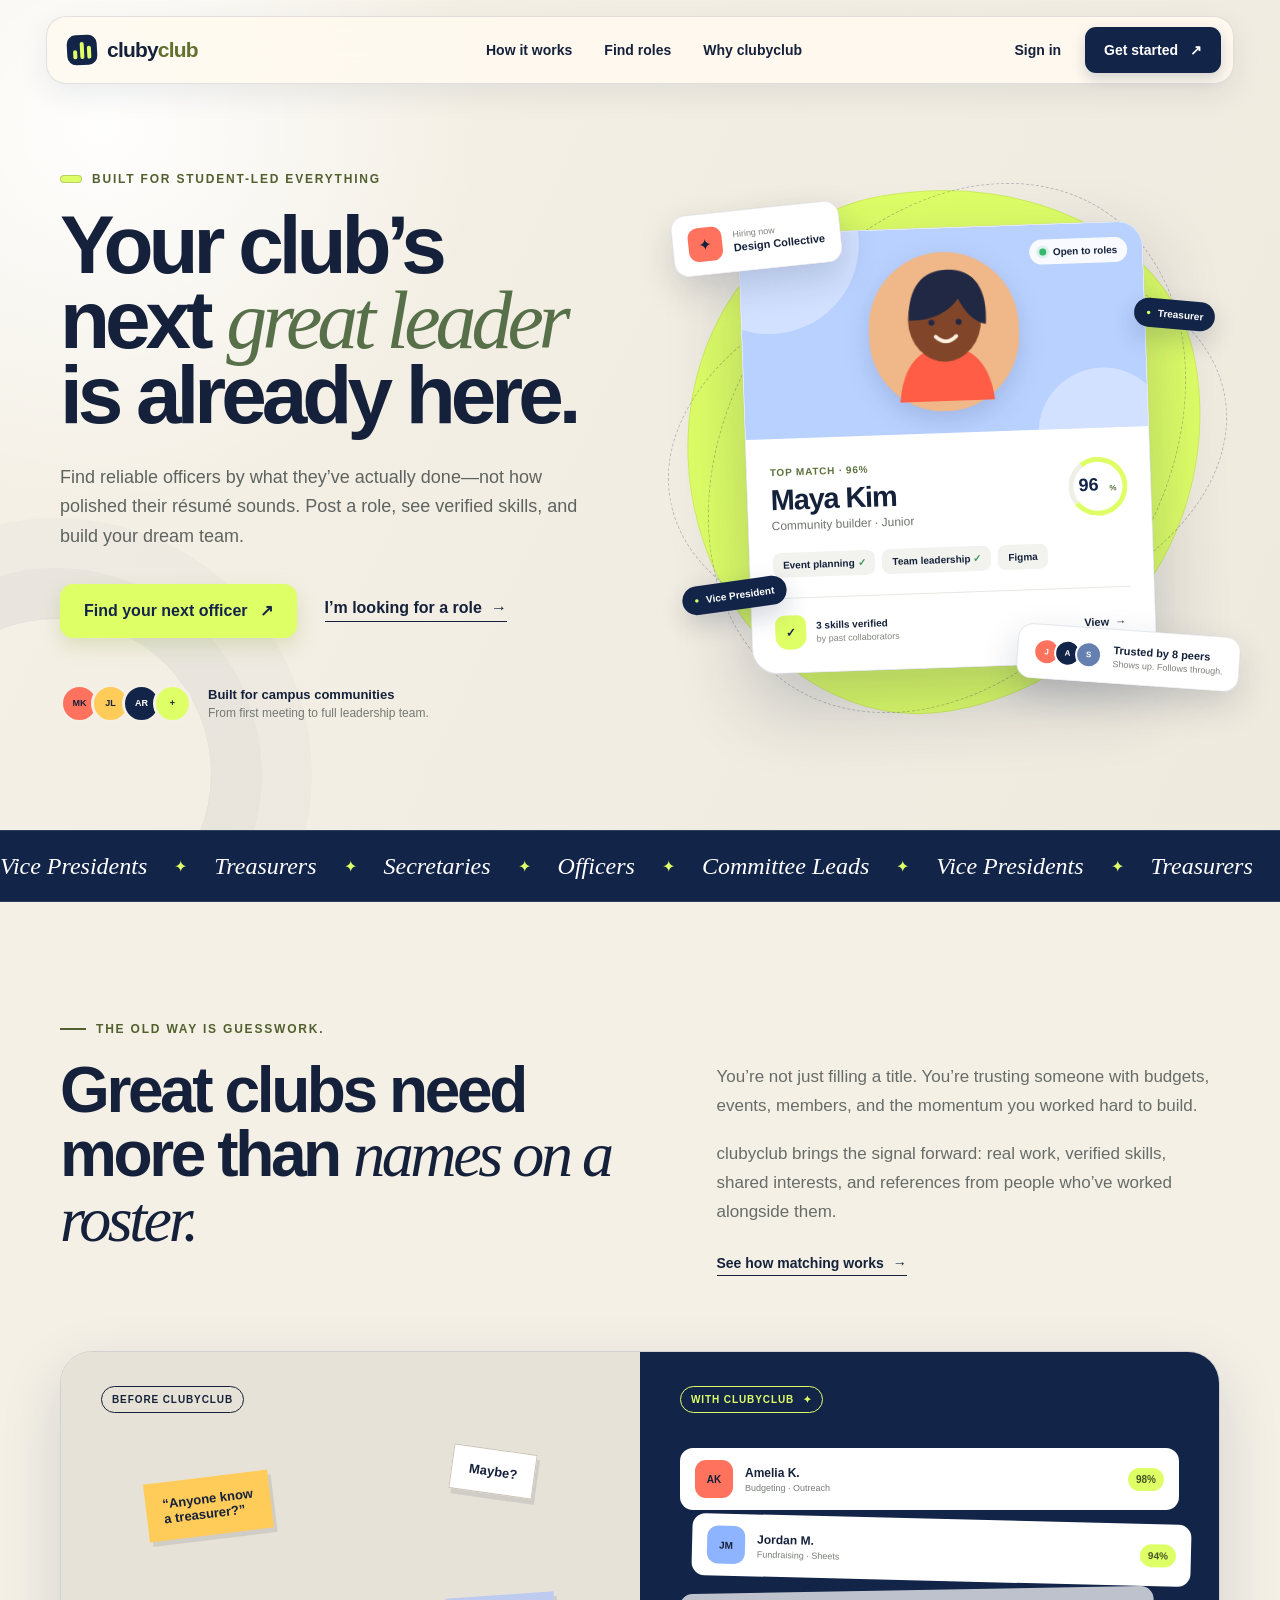
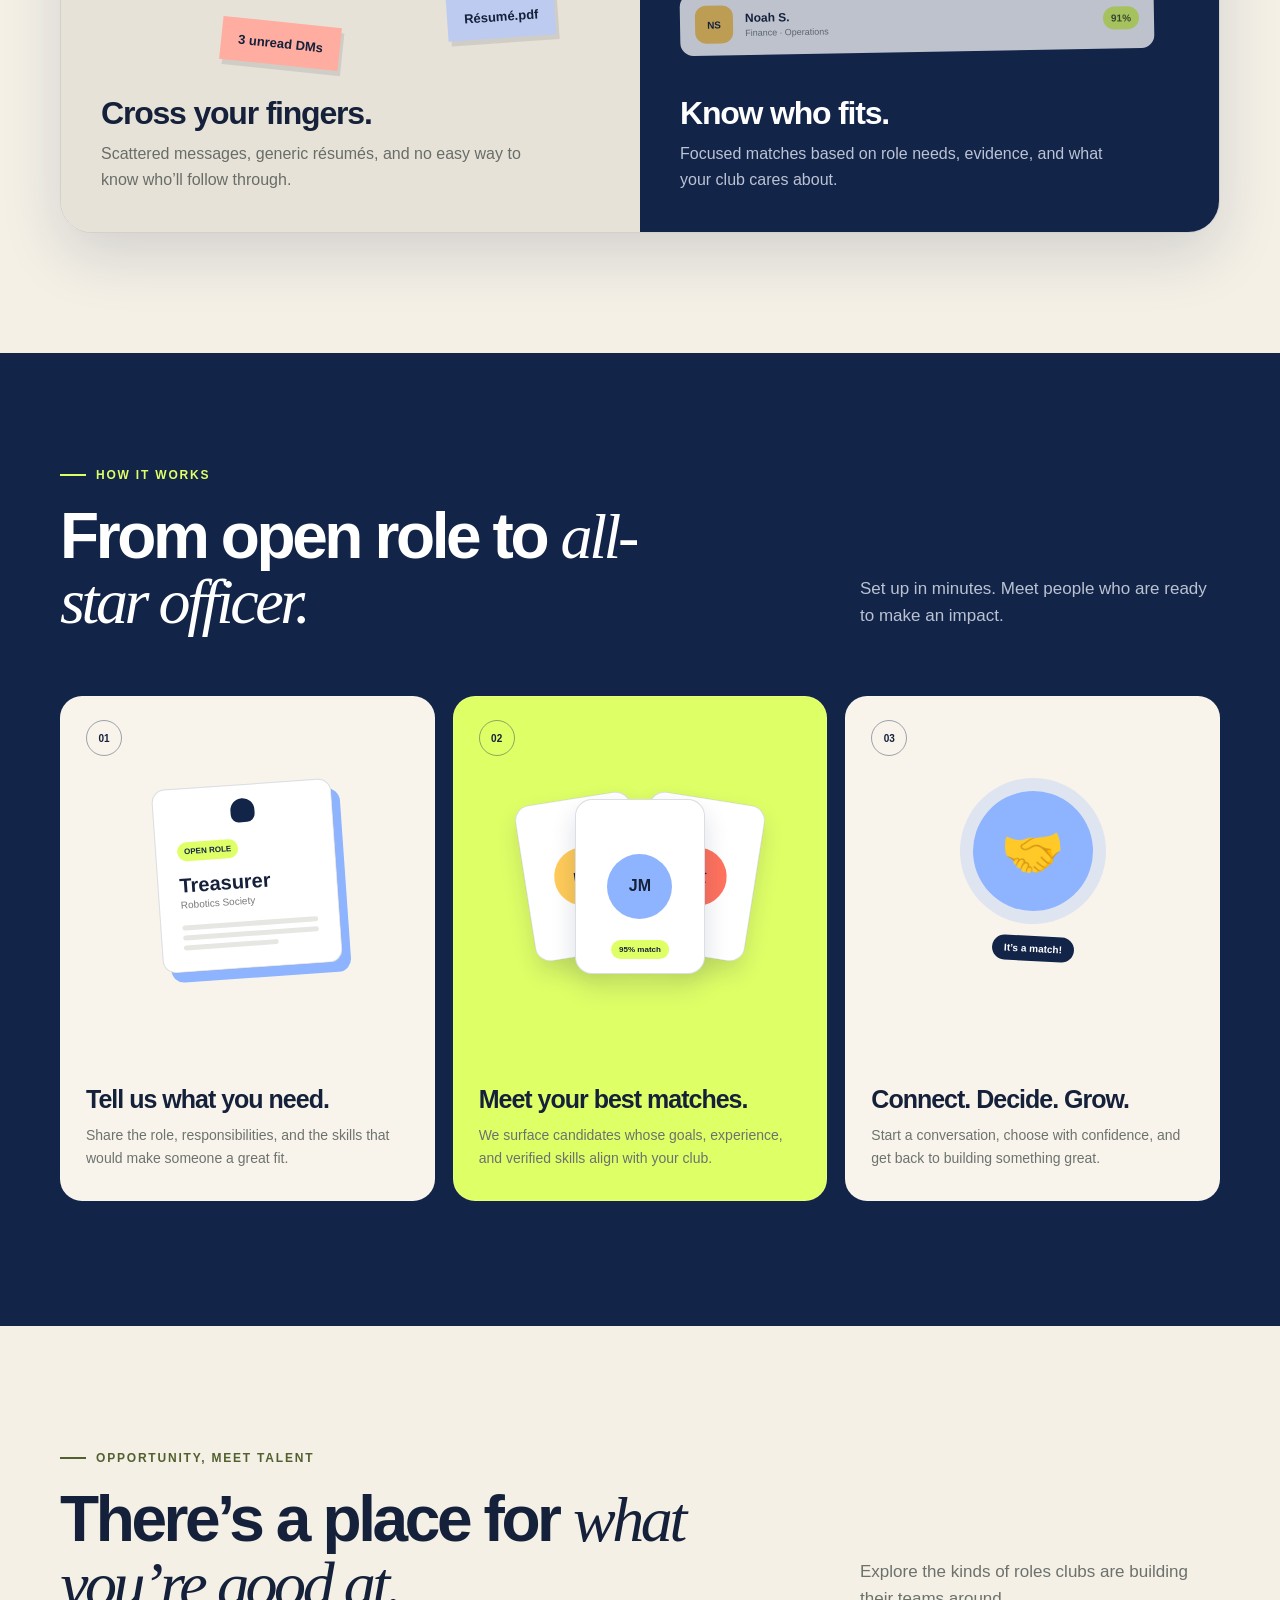
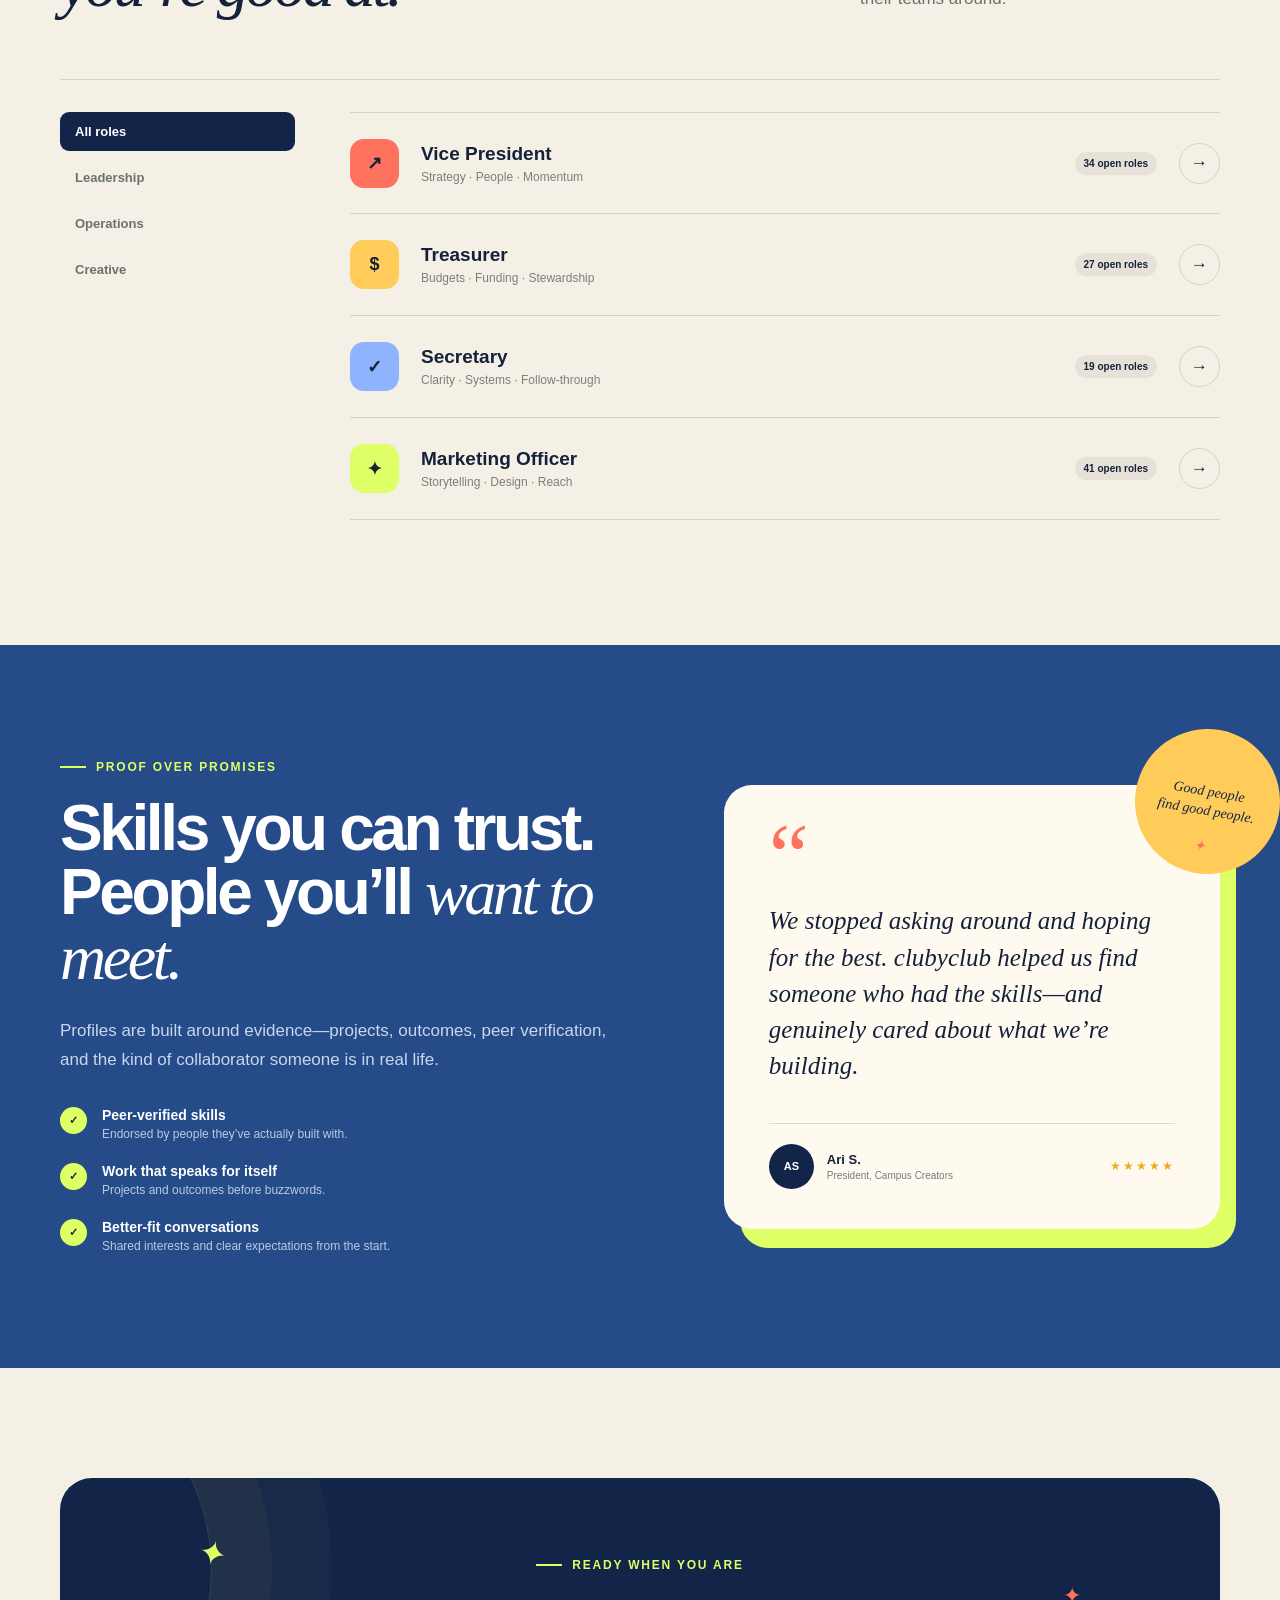
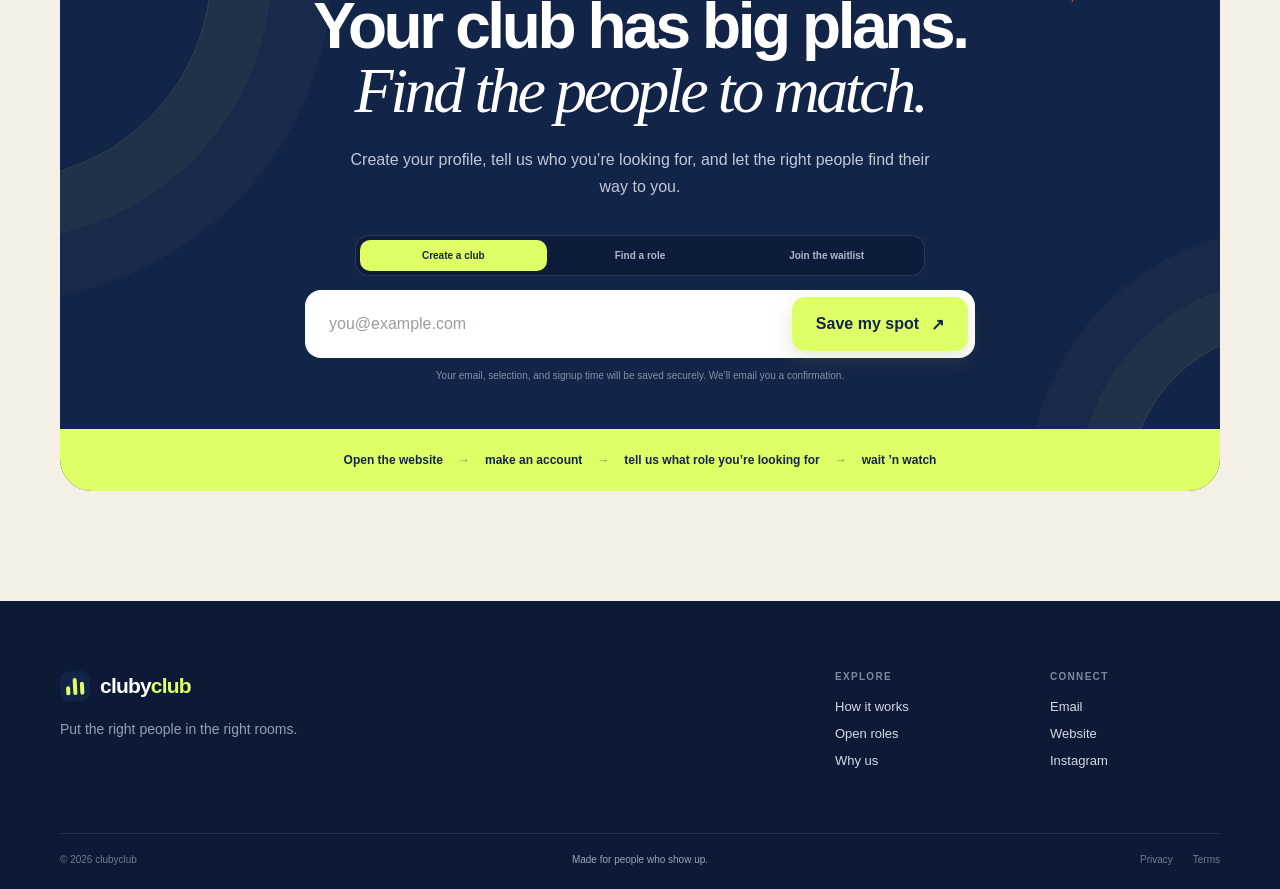
<file: index.html>
<!DOCTYPE html>
<html lang="en">
  <head>
    <meta charset="UTF-8" />
    <meta name="viewport" content="width=device-width, initial-scale=1.0" />
    <meta
      name="description"
      content="clubyclub helps student organizations find verified, dependable officers and helps students discover leadership roles where they can make an impact."
    />
    <meta name="robots" content="index,follow" />
    <meta name="theme-color" content="#132449" />
    <link rel="canonical" href="https://stavan-g.github.io/clubyclub/" />
    <meta property="og:type" content="website" />
    <meta property="og:url" content="https://stavan-g.github.io/clubyclub/" />
    <meta property="og:title" content="clubyclub — Find the people who move clubs forward" />
    <meta property="og:description" content="A better way for student clubs to find dependable leaders and for students to discover meaningful roles." />
    <meta name="twitter:card" content="summary" />
    <title>clubyclub — Find the people who move clubs forward</title>
    <link rel="icon" href="favicon.svg" type="image/svg+xml" />
    <link rel="stylesheet" href="styles.css" />
  </head>
  <body>
    <a class="skip-link" href="#main">Skip to content</a>

    <header class="site-header" data-header>
      <a class="brand" href="#top" aria-label="clubyclub home">
        <span class="brand-mark" aria-hidden="true">
          <span></span><span></span><span></span>
        </span>
        <span>cluby<span>club</span></span>
      </a>

      <nav class="desktop-nav" aria-label="Main navigation">
        <a href="#how">How it works</a>
        <a href="#roles">Find roles</a>
        <a href="#trust">Why clubyclub</a>
      </nav>

      <div class="header-actions">
        <a class="login-link" href="app.html">Sign in</a>
        <a class="button button-small button-dark" href="app.html">Get started <span>↗</span></a>
      </div>

      <button class="menu-toggle" type="button" aria-label="Open menu" aria-expanded="false" data-menu-toggle>
        <span></span><span></span>
      </button>

      <div class="mobile-menu" data-mobile-menu>
        <a href="#how">How it works</a>
        <a href="#roles">Find roles</a>
        <a href="#trust">Why clubyclub</a>
        <a href="#join">Join the waitlist</a>
        <a class="button button-dark" href="#join">Get started <span>↗</span></a>
      </div>
    </header>

    <main id="main">
      <section class="hero" id="top">
        <div class="hero-copy reveal">
          <div class="eyebrow"><span></span> Built for student-led everything</div>
          <h1>Your club’s next <em>great leader</em> is already here.</h1>
          <p class="hero-lede">
            Find reliable officers by what they’ve actually done—not how polished their résumé sounds. Post a role, see verified skills, and build your dream team.
          </p>

          <div class="hero-actions">
            <a class="button button-primary" href="app.html">Find your next officer <span>↗</span></a>
            <a class="text-link" href="#roles">I’m looking for a role <span>→</span></a>
          </div>

          <div class="social-proof" aria-label="Community proof">
            <div class="avatar-stack" aria-hidden="true">
              <span class="avatar avatar-one">MK</span>
              <span class="avatar avatar-two">JL</span>
              <span class="avatar avatar-three">AR</span>
              <span class="avatar avatar-four">+</span>
            </div>
            <p><strong>Built for campus communities</strong><br />From first meeting to full leadership team.</p>
          </div>
        </div>

        <div class="hero-visual reveal" aria-label="Preview of the clubyclub candidate matching experience">
          <div class="orbit orbit-one" aria-hidden="true"></div>
          <div class="orbit orbit-two" aria-hidden="true"></div>

          <div class="mini-card club-card">
            <div class="mini-icon">✦</div>
            <div>
              <small>Hiring now</small>
              <strong>Design Collective</strong>
            </div>
          </div>

          <div class="profile-card">
            <div class="profile-topline">
              <div class="profile-photo" role="img" aria-label="Illustrated profile portrait of Maya">
                <svg viewBox="0 0 160 170" aria-hidden="true">
                  <rect width="160" height="170" rx="80" fill="#f0b788" />
                  <path d="M31 159c4-39 22-58 50-58s47 19 51 58" fill="#ff5d45"/>
                  <ellipse cx="81" cy="72" rx="39" ry="45" fill="#814629"/>
                  <path d="M43 72c0-36 16-53 42-53 31 0 43 24 40 59-12-2-22-13-29-28-10 14-28 23-53 22Z" fill="#202844"/>
                  <circle cx="67" cy="75" r="3.2" fill="#202844"/>
                  <circle cx="96" cy="75" r="3.2" fill="#202844"/>
                  <path d="M71 90c7 7 15 7 22 0" stroke="#fff1e1" stroke-width="4" stroke-linecap="round" fill="none"/>
                </svg>
              </div>
              <span class="availability"><i></i> Open to roles</span>
            </div>
            <div class="profile-body">
              <div class="profile-heading">
                <div>
                  <small>Top match · 96%</small>
                  <h2>Maya Kim</h2>
                  <p>Community builder · Junior</p>
                </div>
                <div class="match-ring"><span>96</span><small>%</small></div>
              </div>
              <div class="skills">
                <span>Event planning <b>✓</b></span>
                <span>Team leadership <b>✓</b></span>
                <span>Figma</span>
              </div>
              <div class="verified-row">
                <span class="shield">✓</span>
                <p><strong>3 skills verified</strong><br />by past collaborators</p>
                <button type="button" aria-label="View Maya's profile" data-profile-cta>View <span>→</span></button>
              </div>
            </div>
          </div>

          <div class="mini-card trust-card">
            <div class="trust-avatars" aria-hidden="true"><span>J</span><span>A</span><span>S</span></div>
            <div><strong>Trusted by 8 peers</strong><small>Shows up. Follows through.</small></div>
          </div>

          <div class="role-chip role-chip-one"><span>●</span> Treasurer</div>
          <div class="role-chip role-chip-two"><span>●</span> Vice President</div>
        </div>
      </section>

      <section class="ticker" aria-label="Popular club leadership roles">
        <div class="ticker-track">
          <span>Vice Presidents</span><i>✦</i><span>Treasurers</span><i>✦</i><span>Secretaries</span><i>✦</i><span>Officers</span><i>✦</i><span>Committee Leads</span><i>✦</i>
          <span aria-hidden="true">Vice Presidents</span><i aria-hidden="true">✦</i><span aria-hidden="true">Treasurers</span><i aria-hidden="true">✦</i><span aria-hidden="true">Secretaries</span><i aria-hidden="true">✦</i><span aria-hidden="true">Officers</span><i aria-hidden="true">✦</i><span aria-hidden="true">Committee Leads</span><i aria-hidden="true">✦</i>
        </div>
      </section>

      <section class="problem-section section-shell" id="trust">
        <div class="section-kicker reveal">The old way is guesswork.</div>
        <div class="problem-grid">
          <div class="problem-copy reveal">
            <h2>Great clubs need more than <span>names on a roster.</span></h2>
          </div>
          <div class="problem-detail reveal">
            <p>
              You’re not just filling a title. You’re trusting someone with budgets, events, members, and the momentum you worked hard to build.
            </p>
            <p>
              clubyclub brings the signal forward: real work, verified skills, shared interests, and references from people who’ve worked alongside them.
            </p>
            <a class="text-link" href="#how">See how matching works <span>→</span></a>
          </div>
        </div>

        <div class="comparison-card reveal">
          <div class="comparison-side old-way">
            <div class="comparison-label">Before clubyclub</div>
            <div class="messy-notes" aria-hidden="true">
              <span>“Anyone know<br />a treasurer?”</span>
              <span>Maybe?</span>
              <span>Résumé.pdf</span>
              <span>3 unread DMs</span>
            </div>
            <h3>Cross your fingers.</h3>
            <p>Scattered messages, generic résumés, and no easy way to know who’ll follow through.</p>
          </div>
          <div class="comparison-side new-way">
            <div class="comparison-label">With clubyclub <span>✦</span></div>
            <div class="match-list" aria-hidden="true">
              <div><span class="tiny-avatar coral">AK</span><p><strong>Amelia K.</strong><small>Budgeting · Outreach</small></p><b>98%</b></div>
              <div><span class="tiny-avatar blue">JM</span><p><strong>Jordan M.</strong><small>Fundraising · Sheets</small></p><b>94%</b></div>
              <div><span class="tiny-avatar yellow">NS</span><p><strong>Noah S.</strong><small>Finance · Operations</small></p><b>91%</b></div>
            </div>
            <h3>Know who fits.</h3>
            <p>Focused matches based on role needs, evidence, and what your club cares about.</p>
          </div>
        </div>
      </section>

      <section class="how-section" id="how">
        <div class="section-shell">
          <div class="section-heading reveal">
            <div>
              <div class="section-kicker light">How it works</div>
              <h2>From open role to <span>all-star officer.</span></h2>
            </div>
            <p>Set up in minutes. Meet people who are ready to make an impact.</p>
          </div>

          <div class="steps-grid">
            <article class="step-card reveal">
              <div class="step-number">01</div>
              <div class="step-visual post-visual" aria-hidden="true">
                <div class="post-sheet">
                  <span class="post-tag">Open role</span>
                  <h4>Treasurer</h4>
                  <p>Robotics Society</p>
                  <div><i></i><i></i><i></i></div>
                </div>
              </div>
              <h3>Tell us what you need.</h3>
              <p>Share the role, responsibilities, and the skills that would make someone a great fit.</p>
            </article>

            <article class="step-card featured reveal">
              <div class="step-number">02</div>
              <div class="step-visual match-visual" aria-hidden="true">
                <div class="person-card person-back"><span>RL</span></div>
                <div class="person-card person-middle"><span>SK</span></div>
                <div class="person-card person-front"><span>JM</span><b>95% match</b></div>
              </div>
              <h3>Meet your best matches.</h3>
              <p>We surface candidates whose goals, experience, and verified skills align with your club.</p>
            </article>

            <article class="step-card reveal">
              <div class="step-number">03</div>
              <div class="step-visual connect-visual" aria-hidden="true">
                <div class="handshake">🤝</div>
                <span>It’s a match!</span>
              </div>
              <h3>Connect. Decide. Grow.</h3>
              <p>Start a conversation, choose with confidence, and get back to building something great.</p>
            </article>
          </div>
        </div>
      </section>

      <section class="roles-section section-shell" id="roles">
        <div class="section-heading dark reveal">
          <div>
            <div class="section-kicker">Opportunity, meet talent</div>
            <h2>There’s a place for <span>what you’re good at.</span></h2>
          </div>
          <p>Explore the kinds of roles clubs are building their teams around.</p>
        </div>

        <div class="role-browser reveal">
          <div class="role-filters" role="tablist" aria-label="Filter roles by category">
            <button class="active" type="button" role="tab" aria-selected="true" data-filter="all">All roles</button>
            <button type="button" role="tab" aria-selected="false" data-filter="leadership">Leadership</button>
            <button type="button" role="tab" aria-selected="false" data-filter="operations">Operations</button>
            <button type="button" role="tab" aria-selected="false" data-filter="creative">Creative</button>
          </div>

          <div class="role-list">
            <article class="role-row" data-category="leadership">
              <span class="role-icon icon-coral">↗</span>
              <div><h3>Vice President</h3><p>Strategy · People · Momentum</p></div>
              <span class="open-count">34 open roles</span>
              <button type="button" aria-label="Apply for a vice president role" data-role-cta data-role="Vice President">→</button>
            </article>
            <article class="role-row" data-category="operations">
              <span class="role-icon icon-yellow">$</span>
              <div><h3>Treasurer</h3><p>Budgets · Funding · Stewardship</p></div>
              <span class="open-count">27 open roles</span>
              <button type="button" aria-label="Apply for a treasurer role" data-role-cta data-role="Treasurer">→</button>
            </article>
            <article class="role-row" data-category="operations">
              <span class="role-icon icon-blue">✓</span>
              <div><h3>Secretary</h3><p>Clarity · Systems · Follow-through</p></div>
              <span class="open-count">19 open roles</span>
              <button type="button" aria-label="Apply for a secretary role" data-role-cta data-role="Secretary">→</button>
            </article>
            <article class="role-row" data-category="creative">
              <span class="role-icon icon-lime">✦</span>
              <div><h3>Marketing Officer</h3><p>Storytelling · Design · Reach</p></div>
              <span class="open-count">41 open roles</span>
              <button type="button" aria-label="Apply for a marketing officer role" data-role-cta data-role="Marketing Officer">→</button>
            </article>
          </div>
        </div>
      </section>

      <section class="trust-section">
        <div class="section-shell trust-grid">
          <div class="trust-copy reveal">
            <div class="section-kicker light">Proof over promises</div>
            <h2>Skills you can trust. People you’ll <span>want to meet.</span></h2>
            <p>
              Profiles are built around evidence—projects, outcomes, peer verification, and the kind of collaborator someone is in real life.
            </p>
            <ul>
              <li><span>✓</span><div><strong>Peer-verified skills</strong><small>Endorsed by people they’ve actually built with.</small></div></li>
              <li><span>✓</span><div><strong>Work that speaks for itself</strong><small>Projects and outcomes before buzzwords.</small></div></li>
              <li><span>✓</span><div><strong>Better-fit conversations</strong><small>Shared interests and clear expectations from the start.</small></div></li>
            </ul>
          </div>

          <div class="testimonial-card reveal">
            <div class="quote-mark">“</div>
            <blockquote>
              We stopped asking around and hoping for the best. clubyclub helped us find someone who had the skills—and genuinely cared about what we’re building.
            </blockquote>
            <div class="quote-author">
              <div class="quote-avatar">AS</div>
              <div><strong>Ari S.</strong><span>President, Campus Creators</span></div>
              <div class="quote-stars">★★★★★</div>
            </div>
            <div class="quote-sticker">Good people<br />find good people.<span>✦</span></div>
          </div>
        </div>
      </section>

      <section class="cta-section section-shell" id="join">
        <div class="cta-card reveal">
          <div class="cta-spark spark-one">✦</div>
          <div class="cta-spark spark-two">✦</div>
          <div class="section-kicker centered">Ready when you are</div>
          <h2>Your club has big plans.<br /><span>Find the people to match.</span></h2>
          <p>Create your profile, tell us who you’re looking for, and let the right people find their way to you.</p>

          <form class="signup-form" data-signup-form>
            <div class="persona-toggle" role="group" aria-label="Choose how you want to use clubyclub">
              <button class="active" type="button" data-persona="create_club">Create a club</button>
              <button type="button" data-persona="find_role">Find a role</button>
              <button type="button" data-persona="waitlist">Join the waitlist</button>
            </div>
            <div class="role-choice" data-role-choice hidden>
              <label for="role">Which role are you looking for?</label>
              <select id="role" name="role">
                <option value="">Choose a role</option>
                <option>Vice President</option>
                <option>Treasurer</option>
                <option>Secretary</option>
                <option>Marketing Officer</option>
                <option>President</option>
                <option>Other</option>
              </select>
            </div>
            <div class="email-row">
              <label class="sr-only" for="email">Email address</label>
              <input id="email" name="email" type="email" placeholder="you@example.com" autocomplete="email" required />
              <input class="form-honeypot" name="company" type="text" tabindex="-1" autocomplete="off" aria-hidden="true" />
              <button class="button button-primary" type="submit" data-submit-button>Save my spot <span>↗</span></button>
            </div>
            <p class="form-note" data-form-note>Your email, selection, and signup time will be saved securely. We’ll email you a confirmation.</p>
          </form>

          <a class="journey-button" href="app.html">
            <span>Open the website</span><i>→</i><span>make an account</span><i>→</i><span>tell us what role you’re looking for</span><i>→</i><span>wait ’n watch</span>
          </a>
        </div>
      </section>
    </main>

    <footer class="site-footer">
      <div class="footer-top">
        <div>
          <a class="brand brand-footer" href="#top">
            <span class="brand-mark" aria-hidden="true"><span></span><span></span><span></span></span>
            <span>cluby<span>club</span></span>
          </a>
          <p>Put the right people in the right rooms.</p>
        </div>
        <div class="footer-links">
          <div><strong>Explore</strong><a href="#how">How it works</a><a href="#roles">Open roles</a><a href="#trust">Why us</a></div>
          <div><strong>Connect</strong><a href="mailto:hello@clubyclub.com">Email</a><a href="https://stavan-g.github.io/clubyclub/" target="_blank" rel="noreferrer">Website</a><a href="https://www.instagram.com/clubyclub/" target="_blank" rel="noreferrer">Instagram</a></div>
        </div>
      </div>
      <div class="footer-bottom">
        <span>© <span data-year></span> clubyclub</span>
        <span>Made for people who show up.</span>
        <div><a href="privacy.html">Privacy</a><a href="terms.html">Terms</a></div>
      </div>
    </footer>

    <div class="toast" role="status" aria-live="polite" data-toast>
      <span data-toast-icon>✓</span><div><strong data-toast-title>You’re on the list.</strong><small data-toast-message>We’ll be in touch soon.</small></div>
    </div>

    <script src="config.js"></script>
    <script src="script.js"></script>
  </body>
</html>
</file>
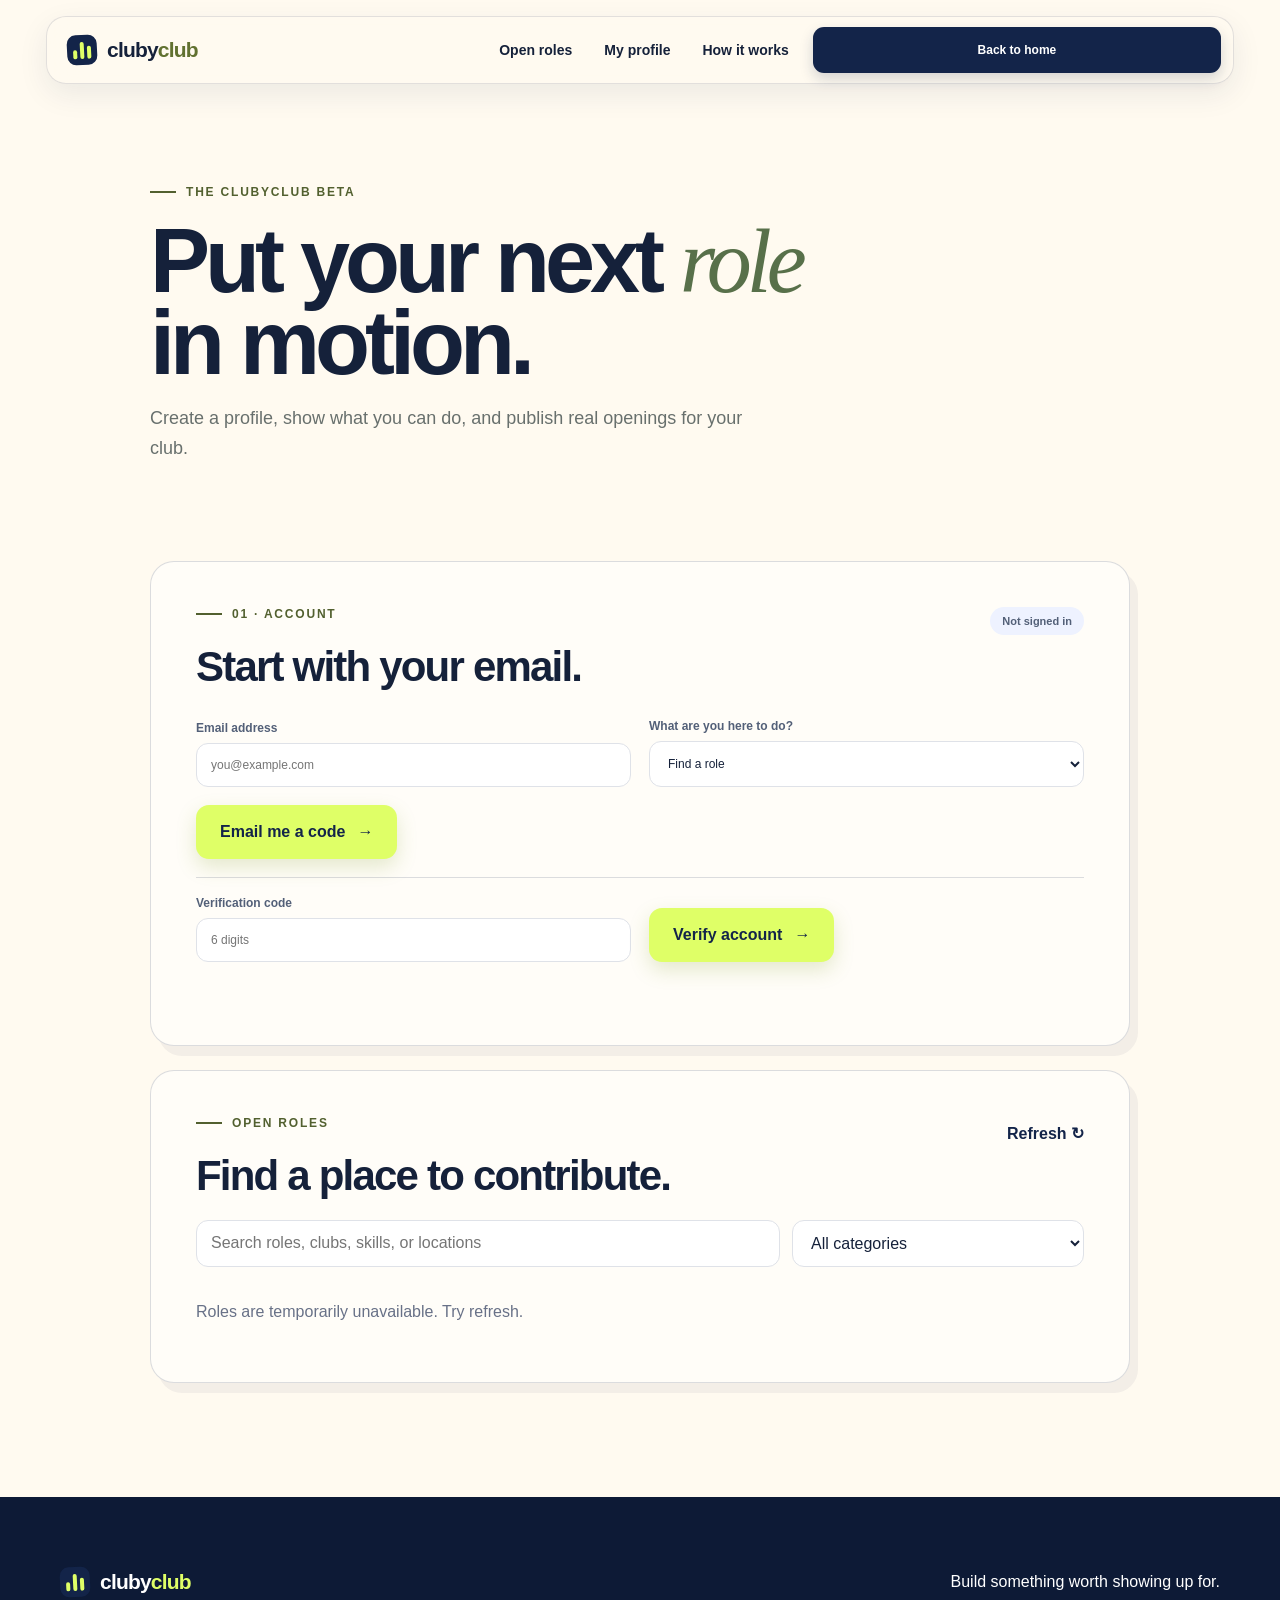
<file: app.html>
<!DOCTYPE html>
<html lang="en">
<head>
  <meta charset="UTF-8">
  <meta name="viewport" content="width=device-width, initial-scale=1">
  <meta name="description" content="Create a clubyclub profile, discover student leadership roles, and post openings for your club.">
  <title>clubyclub — Profiles and roles</title>
  <link rel="icon" href="favicon.svg" type="image/svg+xml">
  <link rel="stylesheet" href="styles.css">
  <link rel="stylesheet" href="app.css">
</head>
<body class="app-page">
  <header class="site-header" data-header>
    <a class="brand" href="index.html#top" aria-label="clubyclub home">
      <span class="brand-mark" aria-hidden="true"><span></span><span></span><span></span></span>
      <span>cluby<span>club</span></span>
    </a>
    <nav class="desktop-nav" aria-label="Main navigation">
      <a href="#roles">Open roles</a>
      <a href="#profile">My profile</a>
      <a href="index.html#how">How it works</a>
    </nav>
    <a class="button button-small button-dark" href="index.html">Back to home</a>
  </header>

  <main class="app-shell">
    <section class="app-hero">
      <div class="section-kicker">The clubyclub beta</div>
      <h1>Put your next <em>role</em> in motion.</h1>
      <p>Create a profile, show what you can do, and publish real openings for your club.</p>
    </section>

    <section class="app-card" id="account">
      <div class="card-heading">
        <div><div class="section-kicker">01 · Account</div><h2>Start with your email.</h2></div>
        <span class="status-pill" data-account-status>Not signed in</span>
      </div>
      <form data-start-form class="form-grid">
        <label>Email address<input type="email" name="email" autocomplete="email" placeholder="you@example.com" required></label>
        <label>What are you here to do?
          <select name="user_type"><option value="candidate">Find a role</option><option value="club">Build a club team</option></select>
        </label>
        <button class="button button-primary" type="submit">Email me a code <span>→</span></button>
      </form>
      <form data-verify-form class="form-grid verify-form" hidden>
        <label>Verification code<input name="code" inputmode="numeric" autocomplete="one-time-code" placeholder="6 digits" pattern="[0-9]{6}" required></label>
        <button class="button button-primary" type="submit">Verify account <span>→</span></button>
      </form>
      <p class="form-message" data-account-message aria-live="polite"></p>
    </section>

    <section class="app-card" id="profile" data-protected>
      <div class="card-heading">
        <div><div class="section-kicker">02 · Profile</div><h2>Make your signal clear.</h2></div>
        <span class="status-pill success">Verified account</span>
      </div>
      <form data-profile-form class="form-grid">
        <label>Your name<input name="display_name" required placeholder="Your name"></label>
        <label>School or community<input name="school" placeholder="e.g. State University"></label>
        <label class="full">Skills<input name="skills" placeholder="Event planning, design, fundraising"></label>
        <label class="full">Short bio<textarea name="bio" rows="4" placeholder="What do you care about building?"></textarea></label>
        <label>Availability<select name="availability"><option value="open">Open to opportunities</option><option value="limited">Limited availability</option><option value="not_now">Not right now</option></select></label>
        <button class="button button-primary" type="submit">Save profile <span>→</span></button>
      </form>
      <p class="form-message" data-profile-message aria-live="polite"></p>
    </section>

    <section class="app-card" id="matches" data-protected>
      <div class="card-heading">
        <div><div class="section-kicker">03 · Smart matches</div><h2 data-match-heading>Find your strongest fits.</h2></div>
        <button class="text-button" data-refresh-matches type="button">Refresh ↻</button>
      </div>
      <p class="match-intro" data-match-intro>Save your profile to see matches based on your skills and interests.</p>
      <div class="match-feed" data-match-feed><p class="empty-state">Sign in to see matches.</p></div>
    </section>

    <section class="app-card" id="post-role" data-protected>
      <div class="card-heading">
        <div><div class="section-kicker">03 · Club posting</div><h2>Post a real opening.</h2></div>
        <span class="status-pill">Visible in the role feed</span>
      </div>
      <form data-role-form class="form-grid">
        <label>Club name<input name="club_name" required placeholder="e.g. Robotics Society"></label>
        <label>Role title<input name="title" required placeholder="e.g. Treasurer"></label>
        <label>Category<select name="category"><option>Leadership</option><option>Operations</option><option>Creative</option><option>Community</option></select></label>
        <label>Commitment<input name="commitment" placeholder="2–4 hours/week"></label>
        <label>Location<input name="location" placeholder="Campus, remote, or hybrid"></label>
        <label>Skills wanted<input name="skills" placeholder="Design, outreach, event planning"></label>
        <label>Application deadline<input name="deadline" type="date"></label>
        <label class="full">What will this person do?<textarea name="description" rows="4" required placeholder="Describe the responsibilities, expectations, and what success looks like."></textarea></label>
        <button class="button button-primary" type="submit">Publish role <span>→</span></button>
      </form>
      <p class="form-message" data-role-message aria-live="polite"></p>
    </section>

    <section class="app-card" id="dashboard" data-protected>
      <div class="card-heading">
        <div><div class="section-kicker">04 · Dashboard</div><h2 data-dashboard-heading>Your clubyclub workspace.</h2></div>
        <button class="text-button" data-refresh-dashboard type="button">Refresh ↻</button>
      </div>
      <div class="dashboard-grid" data-dashboard-feed><p class="empty-state">Sign in to load your dashboard.</p></div>
    </section>

    <section class="app-card" id="roles">
      <div class="card-heading">
        <div><div class="section-kicker">Open roles</div><h2>Find a place to contribute.</h2></div>
        <button class="text-button" data-refresh-roles type="button">Refresh ↻</button>
      </div>
      <div class="role-tools">
        <input data-role-search type="search" placeholder="Search roles, clubs, skills, or locations" aria-label="Search open roles">
        <select data-role-category aria-label="Filter by category"><option value="">All categories</option><option>Leadership</option><option>Operations</option><option>Creative</option><option>Community</option></select>
      </div>
      <div class="role-feed" data-role-feed><p class="empty-state">Loading open roles…</p></div>
    </section>
  </main>

  <footer class="site-footer app-footer"><a class="brand brand-footer" href="index.html#top"><span class="brand-mark" aria-hidden="true"><span></span><span></span><span></span></span><span>cluby<span>club</span></span></a><span>Build something worth showing up for.</span></footer>
  <div class="toast" role="status" aria-live="polite" data-toast><span data-toast-icon>✓</span><div><strong data-toast-title>Done</strong><small data-toast-message></small></div></div>
  <script src="config.js"></script>
  <script src="app.js"></script>
</body>
</html>
</file>
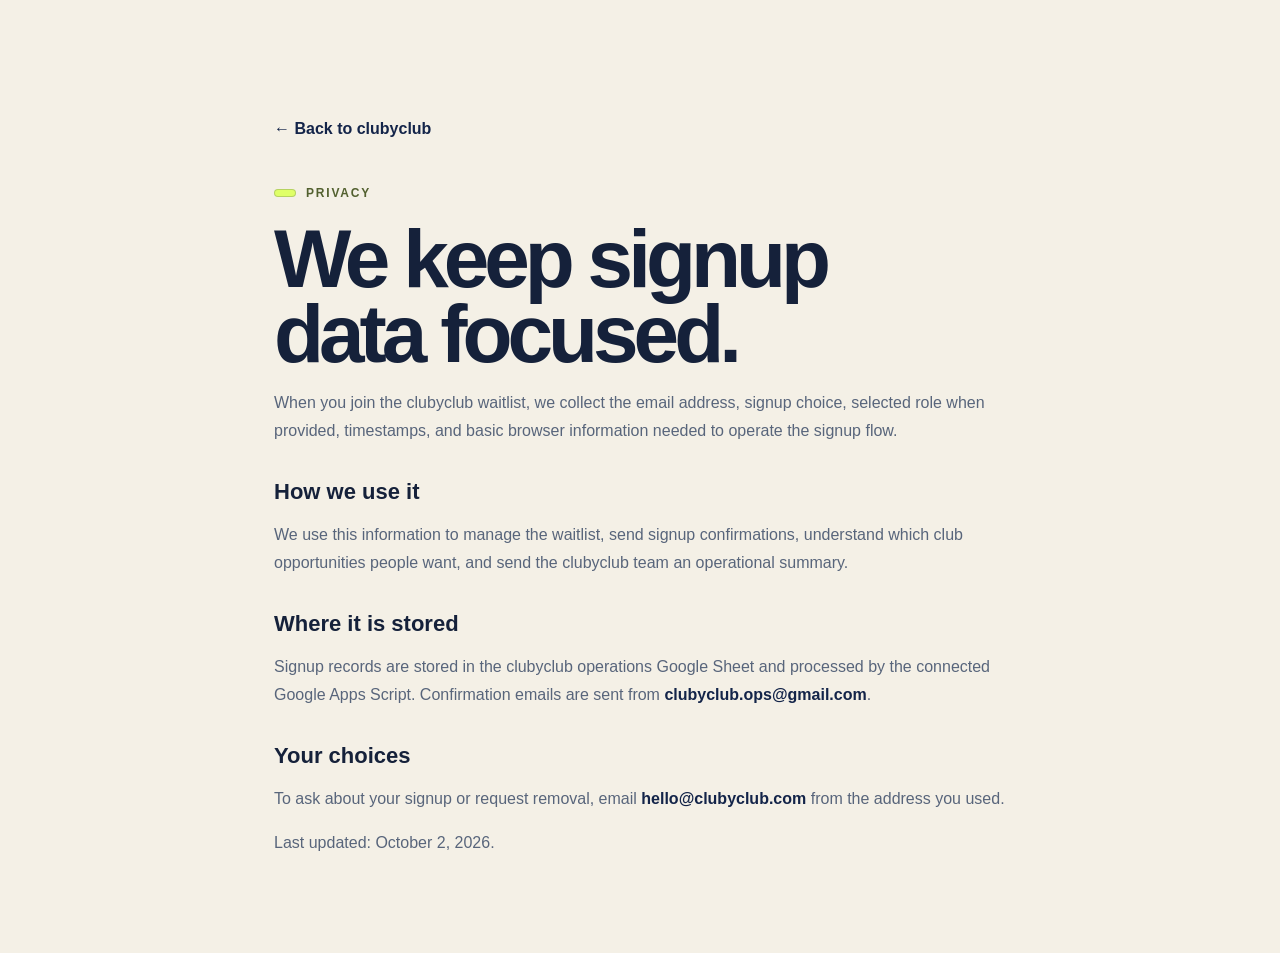
<file: privacy.html>
<!DOCTYPE html>
<html lang="en">
  <head>
    <meta charset="UTF-8" />
    <meta name="viewport" content="width=device-width, initial-scale=1.0" />
    <meta name="description" content="clubyclub privacy information." />
    <title>Privacy — clubyclub</title>
    <link rel="icon" href="favicon.svg" type="image/svg+xml" />
    <link rel="stylesheet" href="styles.css" />
    <style>
      .legal-page { max-width: 780px; margin: 0 auto; padding: 120px 24px 80px; }
      .legal-page h1 { margin-bottom: 18px; }
      .legal-page h2 { margin: 34px 0 10px; font-size: 22px; }
      .legal-page p, .legal-page li { color: #58657b; line-height: 1.75; }
      .legal-page a { color: #132449; font-weight: 700; }
      .legal-back { display: inline-block; margin-bottom: 48px; }
    </style>
  </head>
  <body>
    <main class="legal-page">
      <a class="legal-back" href="index.html">← Back to clubyclub</a>
      <div class="eyebrow"><span></span> Privacy</div>
      <h1>We keep signup data focused.</h1>
      <p>When you join the clubyclub waitlist, we collect the email address, signup choice, selected role when provided, timestamps, and basic browser information needed to operate the signup flow.</p>
      <h2>How we use it</h2>
      <p>We use this information to manage the waitlist, send signup confirmations, understand which club opportunities people want, and send the clubyclub team an operational summary.</p>
      <h2>Where it is stored</h2>
      <p>Signup records are stored in the clubyclub operations Google Sheet and processed by the connected Google Apps Script. Confirmation emails are sent from <a href="mailto:clubyclub.ops@gmail.com">clubyclub.ops@gmail.com</a>.</p>
      <h2>Your choices</h2>
      <p>To ask about your signup or request removal, email <a href="mailto:hello@clubyclub.com">hello@clubyclub.com</a> from the address you used.</p>
      <p>Last updated: October 2, 2026.</p>
    </main>
  </body>
</html>
</file>
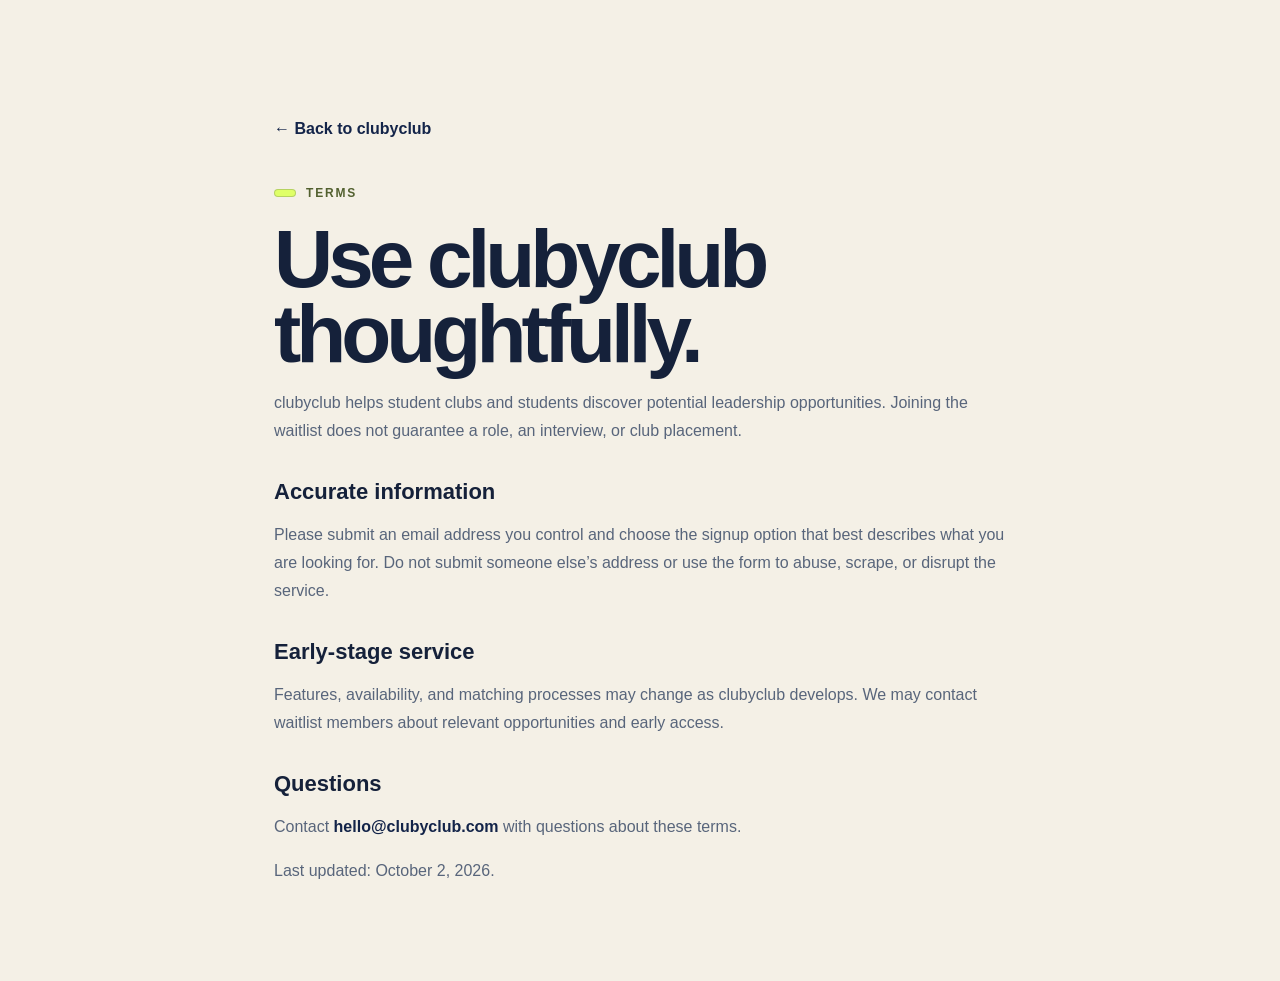
<file: terms.html>
<!DOCTYPE html>
<html lang="en">
  <head>
    <meta charset="UTF-8" />
    <meta name="viewport" content="width=device-width, initial-scale=1.0" />
    <meta name="description" content="clubyclub terms of use." />
    <title>Terms — clubyclub</title>
    <link rel="icon" href="favicon.svg" type="image/svg+xml" />
    <link rel="stylesheet" href="styles.css" />
    <style>
      .legal-page { max-width: 780px; margin: 0 auto; padding: 120px 24px 80px; }
      .legal-page h1 { margin-bottom: 18px; }
      .legal-page h2 { margin: 34px 0 10px; font-size: 22px; }
      .legal-page p, .legal-page li { color: #58657b; line-height: 1.75; }
      .legal-page a { color: #132449; font-weight: 700; }
      .legal-back { display: inline-block; margin-bottom: 48px; }
    </style>
  </head>
  <body>
    <main class="legal-page">
      <a class="legal-back" href="index.html">← Back to clubyclub</a>
      <div class="eyebrow"><span></span> Terms</div>
      <h1>Use clubyclub thoughtfully.</h1>
      <p>clubyclub helps student clubs and students discover potential leadership opportunities. Joining the waitlist does not guarantee a role, an interview, or club placement.</p>
      <h2>Accurate information</h2>
      <p>Please submit an email address you control and choose the signup option that best describes what you are looking for. Do not submit someone else’s address or use the form to abuse, scrape, or disrupt the service.</p>
      <h2>Early-stage service</h2>
      <p>Features, availability, and matching processes may change as clubyclub develops. We may contact waitlist members about relevant opportunities and early access.</p>
      <h2>Questions</h2>
      <p>Contact <a href="mailto:hello@clubyclub.com">hello@clubyclub.com</a> with questions about these terms.</p>
      <p>Last updated: October 2, 2026.</p>
    </main>
  </body>
</html>
</file>
<file: styles.css>
:root {
  --navy: #132449;
  --navy-2: #1b3261;
  --ink: #15213a;
  --paper: #f4f0e6;
  --cream: #fffaf0;
  --white: #ffffff;
  --lime: #dfff67;
  --lime-bright: #e9ff83;
  --coral: #ff725e;
  --blue: #8eb4ff;
  --yellow: #ffcb59;
  --muted: #6f746f;
  --line: rgba(19, 36, 73, 0.15);
  --shadow: 0 22px 60px rgba(19, 36, 73, 0.15);
  --radius-lg: 32px;
  --radius-md: 22px;
  --radius-sm: 14px;
  --shell: min(1160px, calc(100% - 48px));
}

* { box-sizing: border-box; }
html { scroll-behavior: smooth; }
body {
  margin: 0;
  color: var(--ink);
  background: var(--paper);
  font-family: Inter, ui-sans-serif, -apple-system, BlinkMacSystemFont, "Segoe UI", sans-serif;
  -webkit-font-smoothing: antialiased;
  overflow-x: hidden;
}
body.menu-open { overflow: hidden; }
a { color: inherit; text-decoration: none; }
button, input { font: inherit; }
button { color: inherit; }
img, svg { display: block; max-width: 100%; }

.skip-link {
  position: fixed;
  z-index: 999;
  top: 12px;
  left: 12px;
  padding: 10px 16px;
  color: white;
  background: var(--navy);
  border-radius: 10px;
  transform: translateY(-150%);
  transition: transform 180ms ease;
}
.skip-link:focus { transform: translateY(0); }
.sr-only { position: absolute; width: 1px; height: 1px; padding: 0; margin: -1px; overflow: hidden; clip: rect(0, 0, 0, 0); white-space: nowrap; border: 0; }

.site-header {
  position: fixed;
  z-index: 100;
  top: 16px;
  left: 50%;
  width: min(1188px, calc(100% - 32px));
  min-height: 68px;
  padding: 10px 12px 10px 20px;
  display: grid;
  grid-template-columns: 1fr auto 1fr;
  align-items: center;
  gap: 24px;
  background: rgba(255, 250, 240, 0.88);
  border: 1px solid rgba(19, 36, 73, 0.12);
  border-radius: 20px;
  box-shadow: 0 10px 30px rgba(19, 36, 73, 0.08);
  backdrop-filter: blur(18px);
  -webkit-backdrop-filter: blur(18px);
  transform: translateX(-50%);
  transition: transform 250ms ease, background 250ms ease, box-shadow 250ms ease;
}
.site-header.scrolled { background: rgba(255, 250, 240, 0.96); box-shadow: 0 14px 38px rgba(19, 36, 73, 0.13); }
.brand { display: inline-flex; align-items: center; gap: 10px; font-size: 21px; font-weight: 850; letter-spacing: -0.8px; width: fit-content; }
.brand > span:last-child > span { color: #617130; }
.brand-mark { width: 30px; height: 30px; display: flex; align-items: flex-end; gap: 3px; padding: 6px; background: var(--navy); border-radius: 9px; transform: rotate(-3deg); }
.brand-mark span { width: 5px; background: var(--lime); border-radius: 99px; }
.brand-mark span:nth-child(1) { height: 9px; }
.brand-mark span:nth-child(2) { height: 17px; }
.brand-mark span:nth-child(3) { height: 13px; }
.desktop-nav { display: flex; align-items: center; gap: 32px; font-size: 14px; font-weight: 650; white-space: nowrap; }
.desktop-nav a, .login-link { position: relative; }
.desktop-nav a::after, .login-link::after { content: ""; position: absolute; left: 0; right: 100%; bottom: -5px; height: 2px; background: var(--navy); transition: right 180ms ease; }
.desktop-nav a:hover::after, .login-link:hover::after { right: 0; }
.header-actions { justify-self: end; display: flex; align-items: center; gap: 24px; font-size: 14px; font-weight: 700; }

.button { display: inline-flex; justify-content: center; align-items: center; gap: 12px; min-height: 54px; padding: 0 24px; border: 0; border-radius: 13px; font-weight: 800; cursor: pointer; transition: transform 180ms ease, box-shadow 180ms ease, background 180ms ease; }
.button:hover { transform: translateY(-2px); }
.button span { transition: transform 180ms ease; }
.button:hover span { transform: translate(2px, -2px); }
.button-small { min-height: 46px; padding: 0 19px; border-radius: 11px; }
.button-dark { color: white; background: var(--navy); box-shadow: 0 6px 14px rgba(19, 36, 73, 0.18); }
.button-dark:hover { background: var(--navy-2); }
.button-primary { color: var(--navy); background: var(--lime); box-shadow: 0 8px 20px rgba(127, 155, 44, 0.21); }
.button-primary:hover { background: var(--lime-bright); box-shadow: 0 12px 26px rgba(127, 155, 44, 0.28); }
.text-link { display: inline-flex; align-items: center; gap: 9px; padding-bottom: 4px; border-bottom: 1px solid currentColor; font-weight: 750; }
.text-link span { transition: transform 180ms ease; }
.text-link:hover span { transform: translateX(4px); }

.menu-toggle { display: none; width: 46px; height: 46px; justify-content: center; align-items: center; flex-direction: column; gap: 6px; padding: 0; border: 0; border-radius: 12px; background: var(--navy); cursor: pointer; }
.menu-toggle span { width: 19px; height: 2px; background: white; transition: transform 180ms ease; }
.menu-toggle[aria-expanded="true"] span:first-child { transform: translateY(4px) rotate(45deg); }
.menu-toggle[aria-expanded="true"] span:last-child { transform: translateY(-4px) rotate(-45deg); }
.mobile-menu { display: none; }

.hero {
  min-height: 830px;
  padding: 155px max(24px, calc((100vw - 1160px) / 2)) 90px;
  display: grid;
  grid-template-columns: 0.98fr 1.02fr;
  align-items: center;
  gap: clamp(42px, 7vw, 100px);
  background:
    radial-gradient(circle at 8% 15%, rgba(255,255,255,.95) 0, rgba(255,255,255,0) 28%),
    linear-gradient(115deg, #f5f1e7 0%, #efeade 100%);
  position: relative;
  overflow: hidden;
}
.hero::after { content: ""; position: absolute; left: -100px; bottom: -100px; width: 310px; height: 310px; border: 1px solid rgba(19, 36, 73, .07); border-radius: 50%; box-shadow: 0 0 0 50px rgba(19,36,73,.025), 0 0 0 100px rgba(19,36,73,.018); }
.hero-copy { position: relative; z-index: 2; }
.eyebrow, .section-kicker { display: flex; align-items: center; gap: 10px; margin-bottom: 22px; color: #52602f; font-size: 12px; font-weight: 850; letter-spacing: 1.8px; text-transform: uppercase; }
.eyebrow span { width: 22px; height: 8px; background: var(--lime); border: 1px solid rgba(19,36,73,.2); border-radius: 99px; }
h1 { max-width: 620px; margin: 0; font-size: clamp(57px, 6.4vw, 90px); line-height: .91; letter-spacing: -5px; font-weight: 860; }
h1 em { color: #58704a; font-family: Georgia, "Times New Roman", serif; font-weight: 400; }
.hero-lede { max-width: 560px; margin: 30px 0 32px; color: #5e635f; font-size: 18px; line-height: 1.65; }
.hero-actions { display: flex; align-items: center; gap: 28px; }
.social-proof { display: flex; align-items: center; gap: 16px; margin-top: 46px; }
.social-proof p { margin: 0; color: #747873; font-size: 12px; line-height: 1.5; }
.social-proof strong { color: var(--ink); font-size: 13px; }
.avatar-stack { display: flex; }
.avatar { width: 39px; height: 39px; margin-left: -8px; display: grid; place-items: center; border: 3px solid var(--paper); border-radius: 50%; font-size: 9px; font-weight: 850; }
.avatar:first-child { margin-left: 0; }
.avatar-one { background: var(--coral); }
.avatar-two { background: var(--yellow); }
.avatar-three { color: white; background: var(--navy); }
.avatar-four { background: var(--lime); }

.hero-visual { position: relative; min-height: 585px; display: grid; place-items: center; isolation: isolate; }
.hero-visual::before { content: ""; position: absolute; width: 520px; height: 520px; background: var(--lime); border-radius: 46% 54% 58% 42% / 51% 42% 58% 49%; transform: rotate(-10deg); box-shadow: inset 0 0 0 1px rgba(19,36,73,.08); z-index: -2; }
.orbit { position: absolute; z-index: -1; width: 565px; height: 370px; border: 1px dashed rgba(19, 36, 73, .26); border-radius: 50%; transform: rotate(-11deg); }
.orbit-two { width: 430px; height: 570px; transform: rotate(34deg); }
.profile-card { width: min(405px, 88%); background: var(--white); border: 1px solid rgba(19,36,73,.12); border-radius: 26px; box-shadow: 0 30px 75px rgba(19, 36, 73, .24); overflow: hidden; transform: rotate(-2deg); }
.profile-topline { height: 205px; padding: 22px; position: relative; display: flex; align-items: flex-end; justify-content: center; background: #b9d1ff; overflow: hidden; }
.profile-topline::before, .profile-topline::after { content: ""; position: absolute; border-radius: 50%; background: rgba(255,255,255,.35); }
.profile-topline::before { width: 180px; height: 180px; top: -80px; left: -60px; }
.profile-topline::after { width: 130px; height: 130px; bottom: -70px; right: -20px; }
.profile-photo { width: 150px; position: relative; z-index: 2; filter: drop-shadow(0 9px 13px rgba(19,36,73,.15)); }
.availability { position: absolute; z-index: 3; top: 15px; right: 15px; display: flex; align-items: center; gap: 7px; padding: 7px 10px; background: rgba(255,255,255,.9); border-radius: 99px; font-size: 10px; font-weight: 750; }
.availability i { width: 7px; height: 7px; background: #35b86c; border-radius: 50%; box-shadow: 0 0 0 3px rgba(53,184,108,.15); }
.profile-body { padding: 23px; }
.profile-heading { display: flex; justify-content: space-between; align-items: center; gap: 20px; }
.profile-heading small { color: #5d713a; font-size: 10px; font-weight: 800; text-transform: uppercase; letter-spacing: .8px; }
.profile-heading h2 { margin: 4px 0 2px; font-size: 29px; letter-spacing: -1.2px; }
.profile-heading p { margin: 0; color: var(--muted); font-size: 12px; }
.match-ring { width: 59px; height: 59px; display: grid; place-items: center; grid-template-columns: auto auto; gap: 1px; color: var(--navy); border: 5px solid var(--lime); border-left-color: #eef0e8; border-radius: 50%; transform: rotate(8deg); }
.match-ring span { font-size: 18px; font-weight: 900; transform: rotate(-8deg); }
.match-ring small { align-self: center; font-size: 8px; transform: rotate(-8deg); }
.skills { display: flex; flex-wrap: wrap; gap: 7px; padding: 20px 0; border-bottom: 1px solid #e7e8e3; }
.skills span { padding: 7px 10px; background: #f2f3ef; border-radius: 8px; font-size: 10px; font-weight: 700; }
.skills b { color: #3a9859; }
.verified-row { display: grid; grid-template-columns: auto 1fr auto; align-items: center; gap: 10px; padding-top: 17px; }
.shield { width: 31px; height: 34px; display: grid; place-items: center; color: var(--navy); background: var(--lime); border-radius: 9px 9px 13px 13px; font-size: 12px; font-weight: 900; }
.verified-row p { margin: 0; color: #83867f; font-size: 9px; line-height: 1.4; }
.verified-row p strong { color: var(--ink); font-size: 10px; }
.verified-row button { border: 0; background: none; font-size: 11px; font-weight: 800; cursor: pointer; }
.verified-row button span { padding-left: 3px; }
.mini-card { position: absolute; z-index: 5; display: flex; align-items: center; gap: 11px; padding: 13px 15px; background: white; border: 1px solid rgba(19,36,73,.1); border-radius: 15px; box-shadow: 0 14px 35px rgba(19,36,73,.17); }
.mini-card small, .mini-card strong { display: block; white-space: nowrap; }
.mini-card small { margin-bottom: 2px; color: #7d817b; font-size: 9px; }
.mini-card strong { font-size: 11px; }
.mini-icon { width: 34px; height: 34px; display: grid; place-items: center; background: var(--coral); border-radius: 10px; }
.club-card { top: 53px; left: -2px; transform: rotate(-6deg); }
.trust-card { right: -20px; bottom: 55px; transform: rotate(4deg); }
.trust-card small { margin: 3px 0 0; }
.trust-avatars { display: flex; }
.trust-avatars span { width: 27px; height: 27px; margin-left: -6px; display: grid; place-items: center; color: white; background: var(--navy); border: 2px solid white; border-radius: 50%; font-size: 8px; font-weight: 800; }
.trust-avatars span:first-child { margin-left: 0; background: var(--coral); }
.trust-avatars span:last-child { background: #657fb1; }
.role-chip { position: absolute; z-index: 4; display: flex; align-items: center; gap: 7px; padding: 9px 12px; color: white; background: var(--navy); border-radius: 99px; box-shadow: 0 10px 25px rgba(19,36,73,.19); font-size: 10px; font-weight: 750; }
.role-chip span { color: var(--lime); font-size: 8px; }
.role-chip-one { right: 5px; top: 145px; transform: rotate(5deg); }
.role-chip-two { left: 8px; bottom: 130px; transform: rotate(-8deg); }

.ticker { width: 100%; color: white; background: var(--navy); border-top: 1px solid rgba(255,255,255,.12); border-bottom: 1px solid rgba(255,255,255,.12); overflow: hidden; }
.ticker-track { width: max-content; height: 70px; display: flex; align-items: center; gap: 27px; animation: ticker 30s linear infinite; }
.ticker-track span { font-family: Georgia, serif; font-size: 24px; font-style: italic; white-space: nowrap; }
.ticker-track i { color: var(--lime); font-style: normal; }
@keyframes ticker { to { transform: translateX(-50%); } }

.section-shell { width: var(--shell); margin-inline: auto; }
.problem-section { padding-block: 120px; }
.section-kicker::before { content: ""; width: 26px; height: 2px; background: currentColor; }
.section-kicker.light { color: var(--lime); }
.problem-grid { display: grid; grid-template-columns: 1.05fr .95fr; gap: 100px; }
.problem-copy h2, .section-heading h2, .trust-copy h2, .cta-card h2 { margin: 0; font-size: clamp(45px, 5vw, 71px); line-height: 1; letter-spacing: -3.4px; }
.problem-copy h2 span, .section-heading h2 span, .trust-copy h2 span, .cta-card h2 span { font-family: Georgia, serif; font-style: italic; font-weight: 400; }
.problem-detail { padding-top: 5px; }
.problem-detail p { margin: 0 0 19px; color: #676c68; font-size: 17px; line-height: 1.7; }
.problem-detail .text-link { margin-top: 10px; font-size: 14px; }
.comparison-card { margin-top: 75px; display: grid; grid-template-columns: 1fr 1fr; border: 1px solid var(--line); border-radius: var(--radius-lg); overflow: hidden; box-shadow: var(--shadow); }
.comparison-side { min-height: 480px; padding: 34px 40px 40px; display: flex; flex-direction: column; }
.old-way { background: #e7e2d7; }
.new-way { color: white; background: var(--navy); }
.comparison-label { width: fit-content; padding: 7px 10px; border: 1px solid currentColor; border-radius: 99px; font-size: 10px; font-weight: 850; letter-spacing: .9px; text-transform: uppercase; }
.new-way .comparison-label { color: var(--lime); }
.new-way .comparison-label span { margin-left: 5px; }
.comparison-side h3 { margin: auto 0 9px; font-size: 32px; letter-spacing: -1.2px; }
.comparison-side > p { max-width: 440px; margin: 0; color: #686d68; line-height: 1.6; }
.new-way > p { color: #bbc3d4; }
.messy-notes { height: 230px; position: relative; margin-top: 22px; }
.messy-notes span { position: absolute; padding: 14px 17px; font-size: 13px; font-weight: 750; box-shadow: 3px 5px 0 rgba(19,36,73,.11); }
.messy-notes span:nth-child(1) { left: 9%; top: 18%; background: var(--yellow); transform: rotate(-7deg); }
.messy-notes span:nth-child(2) { right: 13%; top: 6%; background: white; border: 1px solid #ccc4b8; transform: rotate(8deg); }
.messy-notes span:nth-child(3) { right: 9%; bottom: 12%; background: #becbf0; transform: rotate(-4deg); }
.messy-notes span:nth-child(4) { left: 24%; bottom: 0; background: #ffada0; transform: rotate(6deg); }
.match-list { display: grid; gap: 9px; margin-top: 35px; }
.match-list > div { display: grid; grid-template-columns: auto 1fr auto; align-items: center; gap: 12px; padding: 12px 15px; color: var(--ink); background: white; border-radius: 13px; transform-origin: center; }
.match-list > div:nth-child(2) { margin-inline: 12px -12px; transform: rotate(1.4deg); }
.match-list > div:nth-child(3) { margin-right: 25px; opacity: .72; transform: rotate(-1deg); }
.tiny-avatar { width: 38px; height: 38px; display: grid; place-items: center; border-radius: 11px; font-size: 10px; font-weight: 850; }
.tiny-avatar.coral { background: var(--coral); }
.tiny-avatar.blue { background: var(--blue); }
.tiny-avatar.yellow { background: var(--yellow); }
.match-list p { margin: 0; }
.match-list strong, .match-list small { display: block; }
.match-list strong { font-size: 12px; }
.match-list small { margin-top: 3px; color: #797e79; font-size: 9px; }
.match-list b { padding: 6px 8px; color: #435527; background: var(--lime); border-radius: 99px; font-size: 10px; }

.how-section { padding-block: 115px 125px; color: white; background: var(--navy); }
.section-heading { display: grid; grid-template-columns: 1.2fr .8fr; align-items: end; gap: 60px; margin-bottom: 62px; }
.section-heading p { margin: 0 0 5px auto; max-width: 360px; color: #bac2d1; font-size: 17px; line-height: 1.6; }
.section-heading.dark p { color: #6c716c; }
.steps-grid { display: grid; grid-template-columns: repeat(3, 1fr); gap: 18px; }
.step-card { min-height: 505px; padding: 23px 25px 30px; display: flex; flex-direction: column; color: var(--ink); background: #f8f4eb; border: 1px solid rgba(255,255,255,.13); border-radius: var(--radius-md); overflow: hidden; }
.step-card.featured { background: var(--lime); transform: translateY(-13px); }
.step-number { width: 36px; height: 36px; display: grid; place-items: center; border: 1px solid rgba(19,36,73,.4); border-radius: 50%; font-size: 10px; font-weight: 850; }
.step-visual { height: 240px; display: grid; place-items: center; position: relative; }
.step-card h3 { margin: auto 0 10px; font-size: 25px; letter-spacing: -1px; }
.step-card > p { margin: 0; color: #6d726e; font-size: 14px; line-height: 1.65; }
.post-sheet { width: 180px; padding: 21px; background: white; border: 1px solid var(--line); border-radius: 13px; box-shadow: 8px 10px 0 var(--blue); transform: rotate(-4deg); }
.post-sheet::before { content: ""; display: block; width: 24px; height: 24px; margin: -8px auto 14px; background: var(--navy); border-radius: 50% 50% 8px 8px; }
.post-tag { padding: 5px 7px; color: var(--navy); background: var(--lime); border-radius: 99px; font-size: 8px; font-weight: 800; text-transform: uppercase; }
.post-sheet h4 { margin: 16px 0 2px; font-size: 20px; }
.post-sheet p { margin: 0; color: #777c77; font-size: 10px; }
.post-sheet div { margin-top: 15px; display: grid; gap: 5px; }
.post-sheet i { height: 5px; background: #e6e7e2; border-radius: 99px; }
.post-sheet i:last-child { width: 70%; }
.match-visual { perspective: 500px; }
.person-card { position: absolute; width: 130px; height: 175px; padding: 14px; display: flex; align-items: flex-end; background: white; border: 1px solid rgba(19,36,73,.15); border-radius: 17px; box-shadow: 0 13px 25px rgba(19,36,73,.15); }
.person-card span { width: 65px; height: 65px; display: grid; place-items: center; margin: 0 auto 40px; border-radius: 50%; background: var(--blue); font-size: 16px; font-weight: 900; }
.person-front { z-index: 3; transform: translateY(10px); }
.person-middle { z-index: 2; transform: translateX(57px) rotate(9deg) scale(.9); }
.person-middle span { background: var(--coral); }
.person-back { z-index: 1; transform: translateX(-57px) rotate(-9deg) scale(.9); }
.person-back span { background: var(--yellow); }
.person-card b { position: absolute; bottom: 14px; left: 50%; width: max-content; padding: 5px 8px; background: var(--lime); border-radius: 99px; font-size: 8px; transform: translateX(-50%); }
.connect-visual { align-content: center; }
.handshake { width: 120px; height: 120px; display: grid; place-items: center; background: var(--blue); border-radius: 50%; box-shadow: 0 0 0 13px rgba(142,180,255,.25); font-size: 50px; transform: rotate(-4deg); }
.connect-visual span { margin-top: 25px; padding: 7px 12px; color: white; background: var(--navy); border-radius: 99px; font-size: 10px; font-weight: 800; transform: rotate(3deg); }

.roles-section { padding-block: 125px; }
.section-heading.dark { color: var(--ink); }
.role-browser { display: grid; grid-template-columns: 235px 1fr; gap: 55px; padding-top: 32px; border-top: 1px solid var(--line); }
.role-filters { display: flex; flex-direction: column; align-items: stretch; gap: 7px; }
.role-filters button { padding: 12px 15px; text-align: left; color: #6c716d; background: transparent; border: 0; border-radius: 9px; font-size: 13px; font-weight: 700; cursor: pointer; }
.role-filters button.active { color: white; background: var(--navy); }
.role-list { display: grid; }
.role-row { min-height: 102px; display: grid; grid-template-columns: auto 1fr auto auto; align-items: center; gap: 22px; border-bottom: 1px solid var(--line); transition: opacity 200ms ease, transform 200ms ease; }
.role-row:first-child { border-top: 1px solid var(--line); }
.role-row.is-hidden { display: none; }
.role-icon { width: 49px; height: 49px; display: grid; place-items: center; border-radius: 14px; font-size: 18px; font-weight: 850; }
.icon-coral { background: var(--coral); }
.icon-yellow { background: var(--yellow); }
.icon-blue { background: var(--blue); }
.icon-lime { background: var(--lime); }
.role-row h3 { margin: 0 0 5px; font-size: 19px; }
.role-row p { margin: 0; color: #7c807b; font-size: 12px; }
.open-count { padding: 6px 9px; background: #e6e2d8; border-radius: 99px; font-size: 10px; font-weight: 750; }
.role-row > button { width: 41px; height: 41px; border: 1px solid var(--line); border-radius: 50%; background: transparent; font-size: 17px; cursor: pointer; transition: background 180ms ease, color 180ms ease, transform 180ms ease; }
.role-row:hover > button { color: white; background: var(--navy); transform: translateX(4px); }

.trust-section { padding-block: 115px; color: white; background: #254b89; overflow: hidden; }
.trust-grid { display: grid; grid-template-columns: 1fr .88fr; align-items: center; gap: 100px; }
.trust-copy > p { max-width: 560px; margin: 27px 0 32px; color: #c9d7ed; font-size: 17px; line-height: 1.7; }
.trust-copy ul { margin: 0; padding: 0; display: grid; gap: 22px; list-style: none; }
.trust-copy li { display: flex; align-items: flex-start; gap: 15px; }
.trust-copy li > span { flex: 0 0 auto; width: 27px; height: 27px; display: grid; place-items: center; color: var(--navy); background: var(--lime); border-radius: 50%; font-size: 11px; font-weight: 900; }
.trust-copy li strong, .trust-copy li small { display: block; }
.trust-copy li strong { margin-bottom: 4px; font-size: 14px; }
.trust-copy li small { color: #bbcae1; font-size: 12px; }
.testimonial-card { position: relative; padding: 51px 45px 40px; color: var(--ink); background: var(--cream); border-radius: 28px; box-shadow: 16px 19px 0 var(--lime); transform: rotate(2deg); }
.quote-mark { color: var(--coral); font-family: Georgia, serif; font-size: 90px; line-height: .45; }
.testimonial-card blockquote { margin: 27px 0 38px; font-family: Georgia, serif; font-size: 25px; font-style: italic; line-height: 1.45; }
.quote-author { display: grid; grid-template-columns: auto 1fr auto; align-items: center; gap: 13px; padding-top: 20px; border-top: 1px solid var(--line); }
.quote-avatar { width: 45px; height: 45px; display: grid; place-items: center; color: white; background: var(--navy); border-radius: 50%; font-size: 11px; font-weight: 850; }
.quote-author strong, .quote-author span { display: block; }
.quote-author strong { font-size: 13px; }
.quote-author span { margin-top: 3px; color: #777c77; font-size: 10px; }
.quote-stars { color: #f3a91c; font-size: 12px; letter-spacing: 2px; }
.quote-sticker { position: absolute; right: -60px; top: -56px; width: 145px; height: 145px; display: grid; place-items: center; text-align: center; color: var(--navy); background: var(--yellow); border-radius: 50%; font-family: Georgia, serif; font-size: 14px; font-style: italic; line-height: 1.3; transform: rotate(10deg); }
.quote-sticker span { position: absolute; bottom: 18px; color: var(--coral); }

.cta-section { padding-block: 110px; }
.cta-card { position: relative; padding: 80px 60px 50px; text-align: center; color: white; background: var(--navy); border-radius: var(--radius-lg); overflow: hidden; }
.cta-card::before, .cta-card::after { content: ""; position: absolute; border: 1px solid rgba(223,255,103,.15); border-radius: 50%; }
.cta-card::before { width: 420px; height: 420px; left: -270px; top: -120px; box-shadow: 0 0 0 60px rgba(223,255,103,.04), 0 0 0 120px rgba(223,255,103,.025); }
.cta-card::after { width: 320px; height: 320px; right: -230px; bottom: -160px; box-shadow: 0 0 0 50px rgba(223,255,103,.04), 0 0 0 100px rgba(223,255,103,.025); }
.section-kicker.centered { justify-content: center; color: var(--lime); }
.cta-card h2 { position: relative; z-index: 1; }
.cta-card > p { position: relative; z-index: 1; max-width: 590px; margin: 24px auto 35px; color: #c1c9d8; line-height: 1.65; }
.cta-spark { position: absolute; color: var(--lime); }
.spark-one { top: 55px; left: 12%; font-size: 34px; transform: rotate(15deg); }
.spark-two { right: 12%; top: 105px; color: var(--coral); font-size: 22px; }
.signup-form { position: relative; z-index: 2; max-width: 670px; margin: 0 auto; }
.persona-toggle { width: min(100%, 570px); margin: 0 auto 14px; padding: 4px; display: grid; grid-template-columns: repeat(3, 1fr); background: #0d1c3b; border: 1px solid rgba(255,255,255,.12); border-radius: 14px; }
.persona-toggle button { padding: 10px 12px; color: #aeb8c9; background: transparent; border: 0; border-radius: 10px; font-size: 10px; font-weight: 800; cursor: pointer; }
.persona-toggle button.active { color: var(--navy); background: var(--lime); }
.role-choice { width: min(100%, 570px); margin: 0 auto 14px; text-align: left; }
.role-choice label { display: block; margin: 0 0 7px 4px; color: #c8d0de; font-size: 10px; font-weight: 800; letter-spacing: .3px; }
.role-choice select { width: 100%; min-height: 48px; padding: 0 42px 0 15px; color: var(--ink); background: white; border: 2px solid transparent; border-radius: 13px; outline: 0; font: inherit; cursor: pointer; }
.role-choice select:focus { border-color: var(--blue); }
.email-row { padding: 7px; display: grid; grid-template-columns: 1fr auto; background: white; border-radius: 16px; }
.email-row input { min-width: 0; padding: 0 17px; color: var(--ink); background: transparent; border: 0; outline: 0; }
.email-row input::placeholder { color: #9a9e9a; }
.email-row input:focus { box-shadow: inset 0 0 0 2px var(--blue); border-radius: 10px; }
.form-note { margin: 12px 0 0 !important; color: #8490a4 !important; font-size: 10px !important; }
.form-honeypot { position: absolute !important; left: -10000px !important; width: 1px !important; height: 1px !important; opacity: 0 !important; pointer-events: none !important; }
.email-row .button[disabled] { opacity: .72; cursor: wait; transform: none; }
.journey-button { position: relative; z-index: 2; margin: 48px -60px -50px; min-height: 62px; padding: 12px 34px; display: flex; justify-content: center; align-items: center; gap: 15px; color: var(--navy); background: var(--lime); font-size: 12px; font-weight: 800; }
.journey-button span { white-space: nowrap; }
.journey-button i { font-style: normal; opacity: .5; }

.site-footer { padding: 70px max(24px, calc((100vw - 1160px) / 2)) 24px; color: white; background: #0d1a36; }
.footer-top { padding-bottom: 65px; display: grid; grid-template-columns: 1.3fr .7fr; gap: 60px; }
.brand-footer > span:last-child > span { color: var(--lime); }
.footer-top > div:first-child p { margin: 20px 0 0; color: #949fb2; font-size: 14px; }
.footer-links { display: grid; grid-template-columns: repeat(2, 1fr); gap: 45px; }
.footer-links > div { display: flex; flex-direction: column; align-items: flex-start; gap: 12px; }
.footer-links strong { margin-bottom: 5px; color: #7e899c; font-size: 10px; letter-spacing: 1.3px; text-transform: uppercase; }
.footer-links a { color: #d5dae4; font-size: 13px; }
.footer-links a:hover { color: var(--lime); }
.footer-bottom { padding-top: 20px; display: grid; grid-template-columns: 1fr auto 1fr; align-items: center; gap: 30px; color: #6f7a8d; border-top: 1px solid rgba(255,255,255,.1); font-size: 10px; }
.footer-bottom > span:nth-child(2) { color: #9aa4b5; }
.footer-bottom > div { justify-self: end; display: flex; gap: 20px; }

.toast { position: fixed; z-index: 150; right: 24px; bottom: 24px; min-width: 275px; padding: 14px 18px; display: flex; align-items: center; gap: 12px; color: white; background: var(--navy); border: 1px solid rgba(255,255,255,.15); border-radius: 14px; box-shadow: var(--shadow); opacity: 0; pointer-events: none; transform: translateY(20px); transition: opacity 220ms ease, transform 220ms ease; }
.toast.show { opacity: 1; transform: translateY(0); }
.toast.error > span { color: white; background: var(--coral); }
.toast > span { width: 30px; height: 30px; display: grid; place-items: center; color: var(--navy); background: var(--lime); border-radius: 50%; font-weight: 900; }
.toast strong, .toast small { display: block; }
.toast strong { font-size: 12px; }
.toast small { margin-top: 3px; color: #b6bfd0; font-size: 9px; }

.reveal { opacity: 0; transform: translateY(22px); transition: opacity 650ms ease, transform 650ms ease; }
.reveal.in-view { opacity: 1; transform: translateY(0); }
.hero-visual.reveal { transform: translateY(22px) scale(.97); }
.hero-visual.reveal.in-view { transform: translateY(0) scale(1); }
.steps-grid .reveal:nth-child(2) { transition-delay: 90ms; }
.steps-grid .reveal:nth-child(3) { transition-delay: 180ms; }

@media (max-width: 1040px) {
  .desktop-nav { gap: 20px; }
  .hero { gap: 25px; }
  .hero-visual { transform: scale(.91); }
  .trust-grid { gap: 65px; }
  .quote-sticker { right: -30px; }
}

@media (max-width: 900px) {
  :root { --shell: min(100% - 36px, 700px); }
  .site-header { grid-template-columns: 1fr auto; }
  .desktop-nav, .header-actions { display: none; }
  .menu-toggle { display: flex; justify-self: end; }
  .mobile-menu { position: absolute; top: calc(100% + 8px); left: 0; right: 0; padding: 20px; display: flex; flex-direction: column; gap: 6px; background: var(--cream); border: 1px solid var(--line); border-radius: 18px; box-shadow: var(--shadow); opacity: 0; visibility: hidden; transform: translateY(-8px); transition: opacity 180ms ease, transform 180ms ease, visibility 180ms ease; }
  .mobile-menu.open { opacity: 1; visibility: visible; transform: translateY(0); }
  .mobile-menu > a:not(.button) { padding: 12px; font-size: 14px; font-weight: 750; }
  .hero { min-height: auto; padding-top: 130px; grid-template-columns: 1fr; gap: 40px; }
  .hero-copy { max-width: 700px; }
  h1 { max-width: 680px; }
  .hero-visual { min-height: 610px; transform: scale(1); }
  .problem-grid, .section-heading, .trust-grid { grid-template-columns: 1fr; gap: 32px; }
  .section-heading p { margin-left: 0; }
  .comparison-side { padding-inline: 30px; }
  .steps-grid { grid-template-columns: 1fr; }
  .step-card { min-height: 430px; }
  .step-card.featured { transform: none; }
  .role-browser { grid-template-columns: 1fr; gap: 25px; }
  .role-filters { flex-direction: row; flex-wrap: wrap; }
  .trust-grid { gap: 80px; }
  .testimonial-card { max-width: 570px; }
  .journey-button { flex-wrap: wrap; }
}

@media (max-width: 650px) {
  :root { --shell: calc(100% - 28px); --radius-lg: 24px; }
  .site-header { top: 10px; width: calc(100% - 20px); min-height: 62px; padding-left: 14px; border-radius: 16px; }
  .brand { font-size: 19px; }
  .brand-mark { width: 28px; height: 28px; }
  .hero { padding: 112px 18px 62px; }
  h1 { font-size: clamp(50px, 15vw, 70px); letter-spacing: -3.6px; }
  .hero-lede { margin-top: 24px; font-size: 16px; }
  .hero-actions { align-items: flex-start; flex-direction: column; gap: 20px; }
  .hero-actions .button { width: 100%; }
  .social-proof { margin-top: 35px; }
  .hero-visual { min-height: 470px; margin-inline: -10px; }
  .hero-visual::before { width: 400px; height: 400px; }
  .orbit { width: 420px; height: 270px; }
  .orbit-two { width: 320px; height: 430px; }
  .profile-card { width: 310px; }
  .profile-topline { height: 155px; }
  .profile-photo { width: 118px; }
  .profile-body { padding: 18px; }
  .profile-heading h2 { font-size: 23px; }
  .match-ring { width: 49px; height: 49px; }
  .club-card { top: 20px; left: 0; }
  .trust-card { right: -7px; bottom: 20px; }
  .role-chip-one { top: 120px; right: -2px; }
  .role-chip-two { left: -2px; bottom: 96px; }
  .ticker-track { height: 62px; gap: 22px; }
  .ticker-track span { font-size: 20px; }
  .problem-section, .roles-section { padding-block: 85px; }
  .problem-copy h2, .section-heading h2, .trust-copy h2, .cta-card h2 { font-size: 46px; letter-spacing: -2.5px; }
  .comparison-card { grid-template-columns: 1fr; }
  .comparison-side { min-height: 440px; padding: 27px 23px 32px; }
  .new-way { min-height: 460px; }
  .how-section, .trust-section { padding-block: 85px; }
  .section-heading { margin-bottom: 42px; }
  .step-card { min-height: 455px; }
  .role-filters { flex-wrap: nowrap; padding-bottom: 5px; overflow-x: auto; }
  .role-filters button { white-space: nowrap; }
  .role-row { min-height: 110px; grid-template-columns: auto 1fr auto; gap: 14px; }
  .open-count { display: none; }
  .role-icon { width: 45px; height: 45px; }
  .testimonial-card { padding: 43px 26px 30px; box-shadow: 10px 12px 0 var(--lime); }
  .testimonial-card blockquote { font-size: 21px; }
  .quote-sticker { width: 105px; height: 105px; right: -3px; top: -50px; font-size: 11px; }
  .quote-author { grid-template-columns: auto 1fr; }
  .quote-stars { grid-column: 2; }
  .cta-section { padding-block: 70px; }
  .cta-card { padding: 65px 20px 32px; }
  .email-row { grid-template-columns: 1fr; gap: 7px; background: transparent; padding: 0; }
  .email-row input { height: 55px; padding-inline: 17px; background: white; border-radius: 13px; }
  .journey-button { margin: 40px -20px -32px; padding: 19px 24px; gap: 9px; line-height: 1.5; }
  .journey-button i:nth-of-type(2) { display: none; }
  .journey-button span { white-space: normal; }
  .footer-top { grid-template-columns: 1fr; gap: 45px; }
  .footer-bottom { grid-template-columns: 1fr; gap: 12px; }
  .footer-bottom > span:nth-child(2) { order: -1; }
  .footer-bottom > div { justify-self: start; }
  .toast { left: 16px; right: 16px; bottom: 16px; min-width: 0; }
}

@media (prefers-reduced-motion: reduce) {
  html { scroll-behavior: auto; }
  *, *::before, *::after { animation-duration: .01ms !important; animation-iteration-count: 1 !important; transition-duration: .01ms !important; }
  .reveal { opacity: 1; transform: none; }
}
</file>
<file: app.css>
.app-page { background: var(--cream); color: var(--ink); }
.app-shell { width: min(100% - 36px, 980px); margin: 0 auto; padding: 150px 0 90px; }
.app-hero { max-width: 720px; padding: 35px 0 55px; }
.app-hero h1 { max-width: 680px; margin: 18px 0; font-size: clamp(52px, 8vw, 90px); }
.app-hero p { max-width: 620px; color: #68706d; font-size: 18px; line-height: 1.7; }
.app-card { margin: 24px 0; padding: clamp(24px, 5vw, 45px); background: #fffdf8; border: 1px solid var(--line); border-radius: 24px; box-shadow: 8px 10px 0 rgba(19,36,73,.05); }
.card-heading { display:flex; align-items:flex-start; justify-content:space-between; gap:20px; margin-bottom:28px; }
.card-heading h2 { margin: 10px 0 0; font-size: clamp(28px, 5vw, 42px); letter-spacing:-1.8px; }
.status-pill { display:inline-flex; padding:8px 12px; color:#536078; background:#eef2ff; border-radius:999px; font-size:11px; font-weight:800; white-space:nowrap; }
.status-pill.success { color:#132449; background:var(--lime); }
.form-grid { display:grid; grid-template-columns:repeat(2, minmax(0,1fr)); gap:18px; align-items:end; }
.form-grid label { display:grid; gap:8px; color:#536078; font-size:12px; font-weight:800; }
.form-grid input, .form-grid select, .form-grid textarea { width:100%; box-sizing:border-box; padding:14px; color:var(--ink); background:#fff; border:1px solid #dfe2e8; border-radius:12px; font:inherit; font-weight:500; outline:0; }
.form-grid textarea { resize:vertical; }
.form-grid input:focus, .form-grid select:focus, .form-grid textarea:focus { border-color:var(--blue); box-shadow:0 0 0 3px rgba(142,180,255,.25); }
.form-grid .full { grid-column:1 / -1; }
.form-grid button { justify-self:start; }
.verify-form { margin-top:18px; padding-top:18px; border-top:1px solid var(--line); }
.form-message { min-height:20px; margin:18px 0 0; color:#687187; font-size:13px; line-height:1.5; }
.form-message.error { color:#b64232; }
.role-feed { display:grid; gap:12px; }
.feed-role { padding:20px; background:#f5f6f8; border-radius:16px; }
.feed-role-top { display:flex; justify-content:space-between; gap:16px; }
.feed-role h3 { margin:0 0 6px; font-size:20px; }
.feed-role p { margin:7px 0 0; color:#687187; line-height:1.55; font-size:13px; }
.feed-meta { color:#536078; font-size:11px; font-weight:800; }
.empty-state { color:#687187; }
.text-button { padding:8px 0; color:var(--navy); background:transparent; border:0; font:inherit; font-weight:800; cursor:pointer; }
.app-footer { display:flex; align-items:center; justify-content:space-between; gap:20px; }
@media (max-width:650px) { .app-shell { width:calc(100% - 28px); padding-top:110px; } .card-heading { display:block; } .status-pill { margin-top:15px; } .form-grid { grid-template-columns:1fr; } .form-grid .full { grid-column:auto; } .app-footer { display:grid; } }
.match-intro { margin:-10px 0 22px; color:#687187; font-size:13px; line-height:1.55; }
.match-feed { display:grid; gap:12px; }
.match-card { padding:20px; background:#f5f6f8; border-radius:16px; }
.match-card-top { display:flex; justify-content:space-between; align-items:flex-start; gap:16px; }
.match-card h3 { margin:0 0 6px; font-size:20px; }
.match-card p { margin:7px 0 0; color:#687187; line-height:1.55; font-size:13px; }
.match-score { flex:0 0 auto; padding:8px 11px; color:#132449; background:var(--lime); border-radius:999px; font-size:12px; font-weight:900; }
.match-tags { display:flex; flex-wrap:wrap; gap:7px; margin-top:14px; }
.match-tags span { padding:6px 9px; color:#536078; background:#fff; border-radius:999px; font-size:11px; font-weight:800; }

.role-tools { display:grid; grid-template-columns:2fr 1fr; gap:12px; margin:-8px 0 20px; }
.role-tools input, .role-tools select { width:100%; box-sizing:border-box; padding:13px 14px; border:1px solid #dfe2e8; border-radius:12px; font:inherit; color:var(--ink); background:#fff; }
.role-facts { margin-top:13px; line-height:1.6; }
.role-tags { display:flex; flex-wrap:wrap; gap:7px; margin-top:12px; }
.role-tags span { padding:6px 9px; color:#536078; background:#fff; border-radius:999px; font-size:11px; font-weight:800; }
.role-actions { display:flex; gap:10px; margin-top:17px; flex-wrap:wrap; }
.button-small { padding:10px 13px; font-size:12px; }
.dashboard-grid { display:grid; grid-template-columns:repeat(3, minmax(0,1fr)); gap:12px; }
.dashboard-stat, .dashboard-panel { padding:20px; background:#f5f6f8; border-radius:16px; }
.dashboard-stat strong, .dashboard-number { display:block; color:var(--navy); font-size:36px; font-weight:900; }
.dashboard-stat span, .dashboard-panel p { color:#687187; font-size:13px; line-height:1.55; }
.dashboard-panel h3 { margin:0 0 15px; font-size:16px; }
.dashboard-panel p { margin:0 0 12px; }
@media (max-width:650px) { .role-tools, .dashboard-grid { grid-template-columns:1fr; } }
</file>
